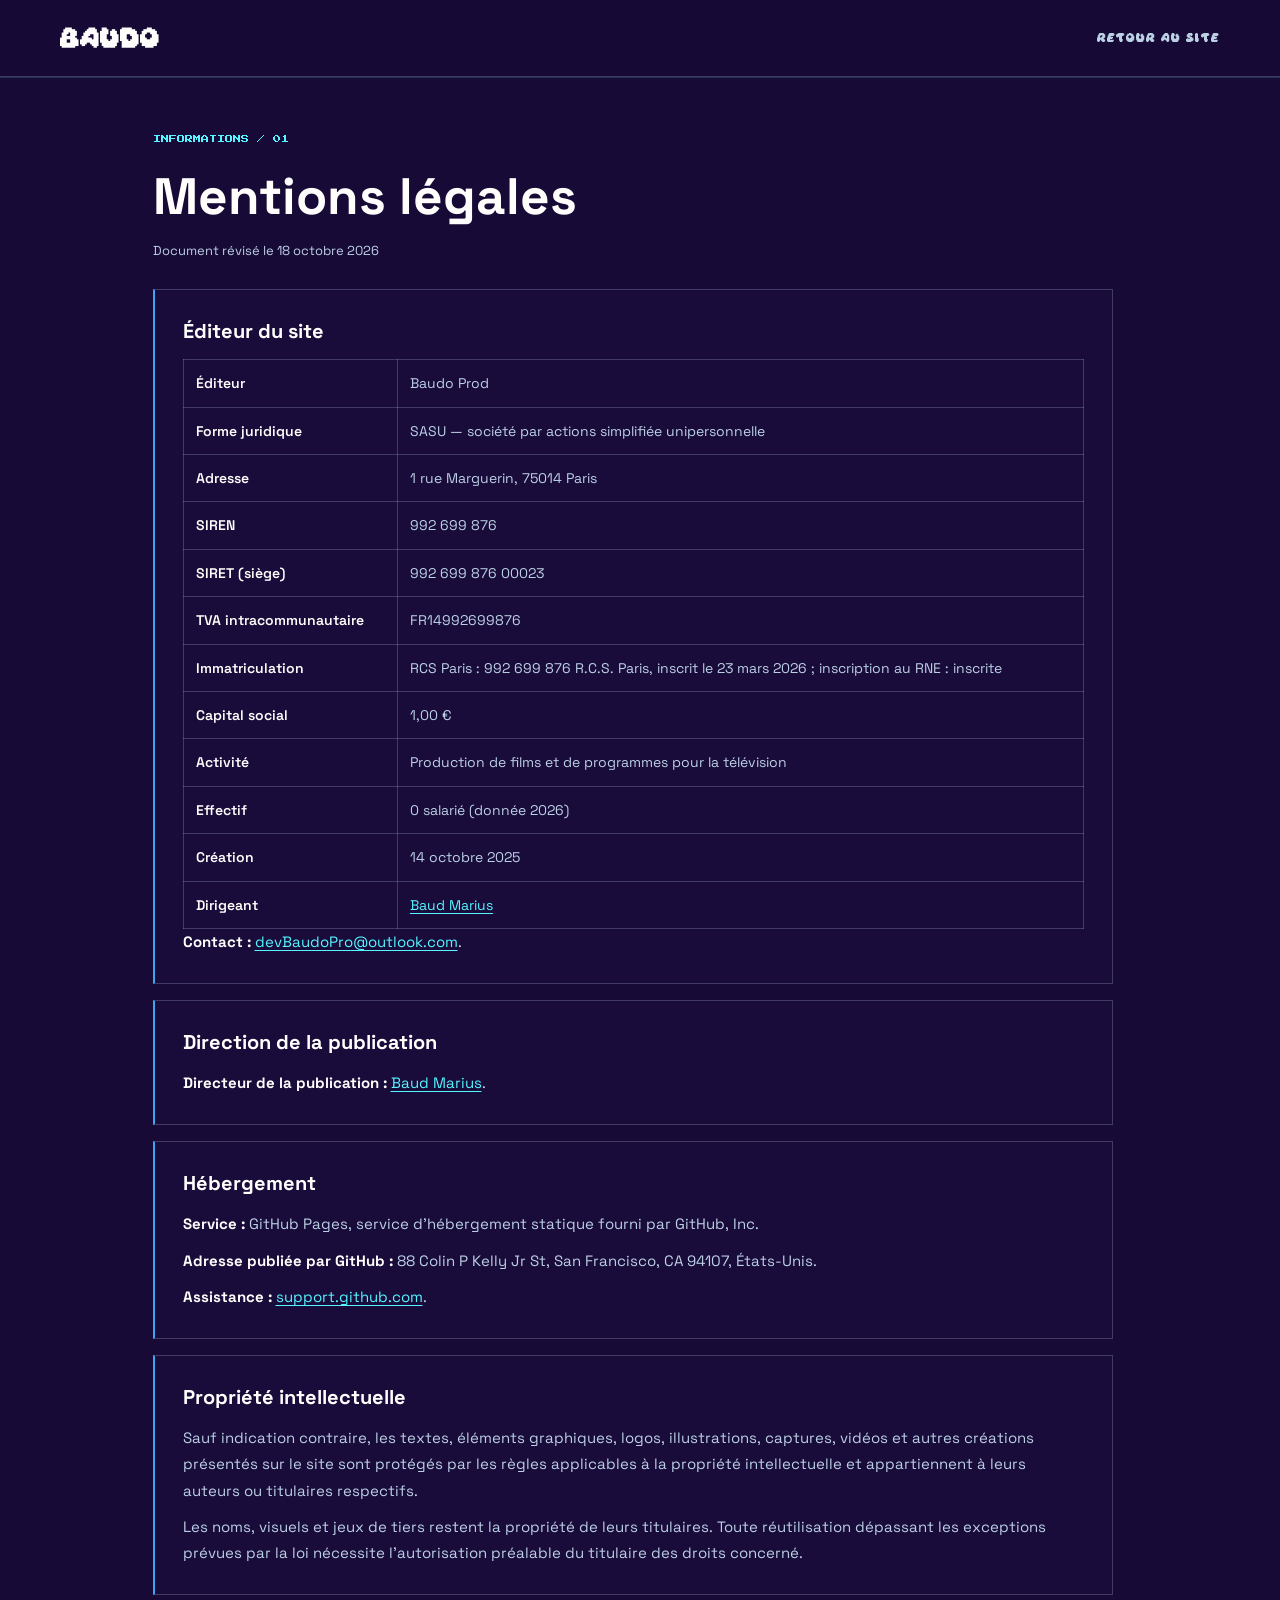
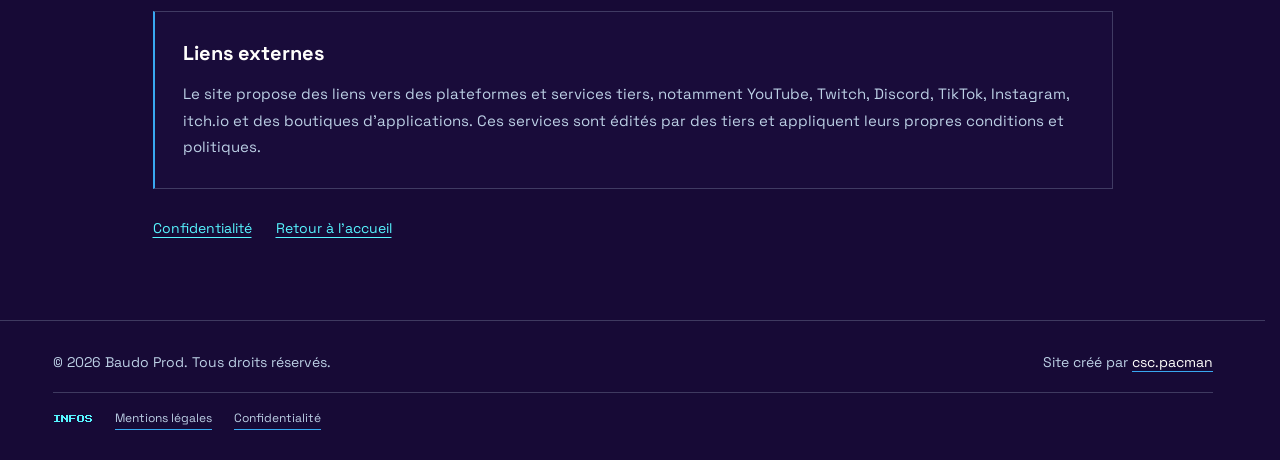
<file: mentions-legales.html>
<!DOCTYPE html>
<html lang="fr">
<head>
  <meta charset="UTF-8"><meta name="viewport" content="width=device-width, initial-scale=1.0"><meta name="theme-color" content="#170A36">
  <title>Mentions légales | BAUDO</title><meta name="description" content="Mentions légales du site BAUDO.">
  <link rel="canonical" href="https://baudo.fr/mentions-legales.html"><link rel="icon" href="img/Basic/Branding/baudo-site.webp">
  <link rel="preconnect" href="https://fonts.googleapis.com"><link rel="preconnect" href="https://fonts.gstatic.com" crossorigin>
  <link href="https://fonts.googleapis.com/css2?family=Press+Start+2P&family=Space+Grotesk:wght@400;500;600;700&display=swap" rel="stylesheet"><link rel="stylesheet" href="Front-end/style.css">
</head>
<body>
  <a class="skip-link" href="#main">Aller au contenu</a>
  <header class="nav scrolled"><div class="wrap nav-inner"><a href="index.html#home" class="logo" aria-label="BAUDO — Accueil">BAUDO</a><nav aria-label="Navigation principale"><ul class="nav-links"><li><a class="nav-link" href="index.html#home">Retour au site</a></li></ul></nav></div></header>
  <main id="main"><section class="legal-page"><div class="wrap">
    <p class="eyebrow">INFORMATIONS / 01</p><h1 class="legal-title">Mentions légales</h1><p class="legal-updated">Document révisé le <time datetime="2026-10-18">18 octobre 2026</time></p>
    <div class="legal-content">
      <section class="legal-block"><h2>Éditeur du site</h2>
        <div class="legal-table-scroll"><table class="legal-table">
          <tbody>
            <tr><th>Éditeur</th><td>Baudo Prod</td></tr>
            <tr><th>Forme juridique</th><td>SASU — société par actions simplifiée unipersonnelle</td></tr>
            <tr><th>Adresse</th><td>1 rue Marguerin, 75014 Paris</td></tr>
            <tr><th>SIREN</th><td>992 699 876</td></tr>
            <tr><th>SIRET (siège)</th><td>992 699 876 00023</td></tr>
            <tr><th>TVA intracommunautaire</th><td>FR14992699876</td></tr>
            <tr><th>Immatriculation</th><td>RCS Paris : 992 699 876 R.C.S. Paris, inscrit le 23 mars 2026 ; inscription au RNE : inscrite</td></tr>
            <tr><th>Capital social</th><td>1,00 €</td></tr>
            <tr><th>Activité</th><td>Production de films et de programmes pour la télévision</td></tr>
            <tr><th>Effectif</th><td>0 salarié (donnée 2026)</td></tr>
            <tr><th>Création</th><td>14 octobre 2025</td></tr>
            <tr><th>Dirigeant</th><td><a href="https://www.pappers.fr/dirigeant/marius_baud_2007-10" target="_blank" rel="noopener noreferrer">Baud Marius</a></td></tr>
          </tbody>
        </table></div>
        <p><strong>Contact :</strong> <a href="mailto:devBaudoPro@outlook.com">devBaudoPro@outlook.com</a>.</p>
      </section>
      <section class="legal-block"><h2>Direction de la publication</h2>
        <p><strong>Directeur de la publication :</strong> <a href="https://cscpacman.fr/" target="_blank" rel="noopener noreferrer">Baud Marius</a>.</p>
      </section>
      <section class="legal-block"><h2>Hébergement</h2>
        <p><strong>Service :</strong> GitHub Pages, service d’hébergement statique fourni par GitHub, Inc.</p>
        <p><strong>Adresse publiée par GitHub :</strong> 88 Colin P Kelly Jr St, San Francisco, CA 94107, États-Unis.</p>
        <p><strong>Assistance :</strong> <a href="https://support.github.com/" target="_blank" rel="noopener noreferrer">support.github.com</a>.</p>
      </section>
      <section class="legal-block"><h2>Propriété intellectuelle</h2>
        <p>Sauf indication contraire, les textes, éléments graphiques, logos, illustrations, captures, vidéos et autres créations présentés sur le site sont protégés par les règles applicables à la propriété intellectuelle et appartiennent à leurs auteurs ou titulaires respectifs.</p>
        <p>Les noms, visuels et jeux de tiers restent la propriété de leurs titulaires. Toute réutilisation dépassant les exceptions prévues par la loi nécessite l’autorisation préalable du titulaire des droits concerné.</p>
      </section>
      <section class="legal-block"><h2>Liens externes</h2><p>Le site propose des liens vers des plateformes et services tiers, notamment YouTube, Twitch, Discord, TikTok, Instagram, itch.io et des boutiques d’applications. Ces services sont édités par des tiers et appliquent leurs propres conditions et politiques.</p></section>
    </div>
    <nav class="legal-page-nav" aria-label="Autres informations juridiques"><a href="politique-confidentialite.html">Confidentialité</a><a href="index.html#home">Retour à l’accueil</a></nav>
  </div></section></main>
  <footer><div class="wrap"><div class="foot"><p>© 2026 Baudo Prod. Tous droits réservés.</p><p>Site créé par <a href="https://cscpacman.fr/" target="_blank" rel="noopener noreferrer">csc.pacman</a></p></div><nav class="footer-legal-nav" aria-label="Informations juridiques"><span>INFOS</span><a href="mentions-legales.html">Mentions légales</a><a href="politique-confidentialite.html">Confidentialité</a></nav></div></footer>
</body>
</html>
</file>
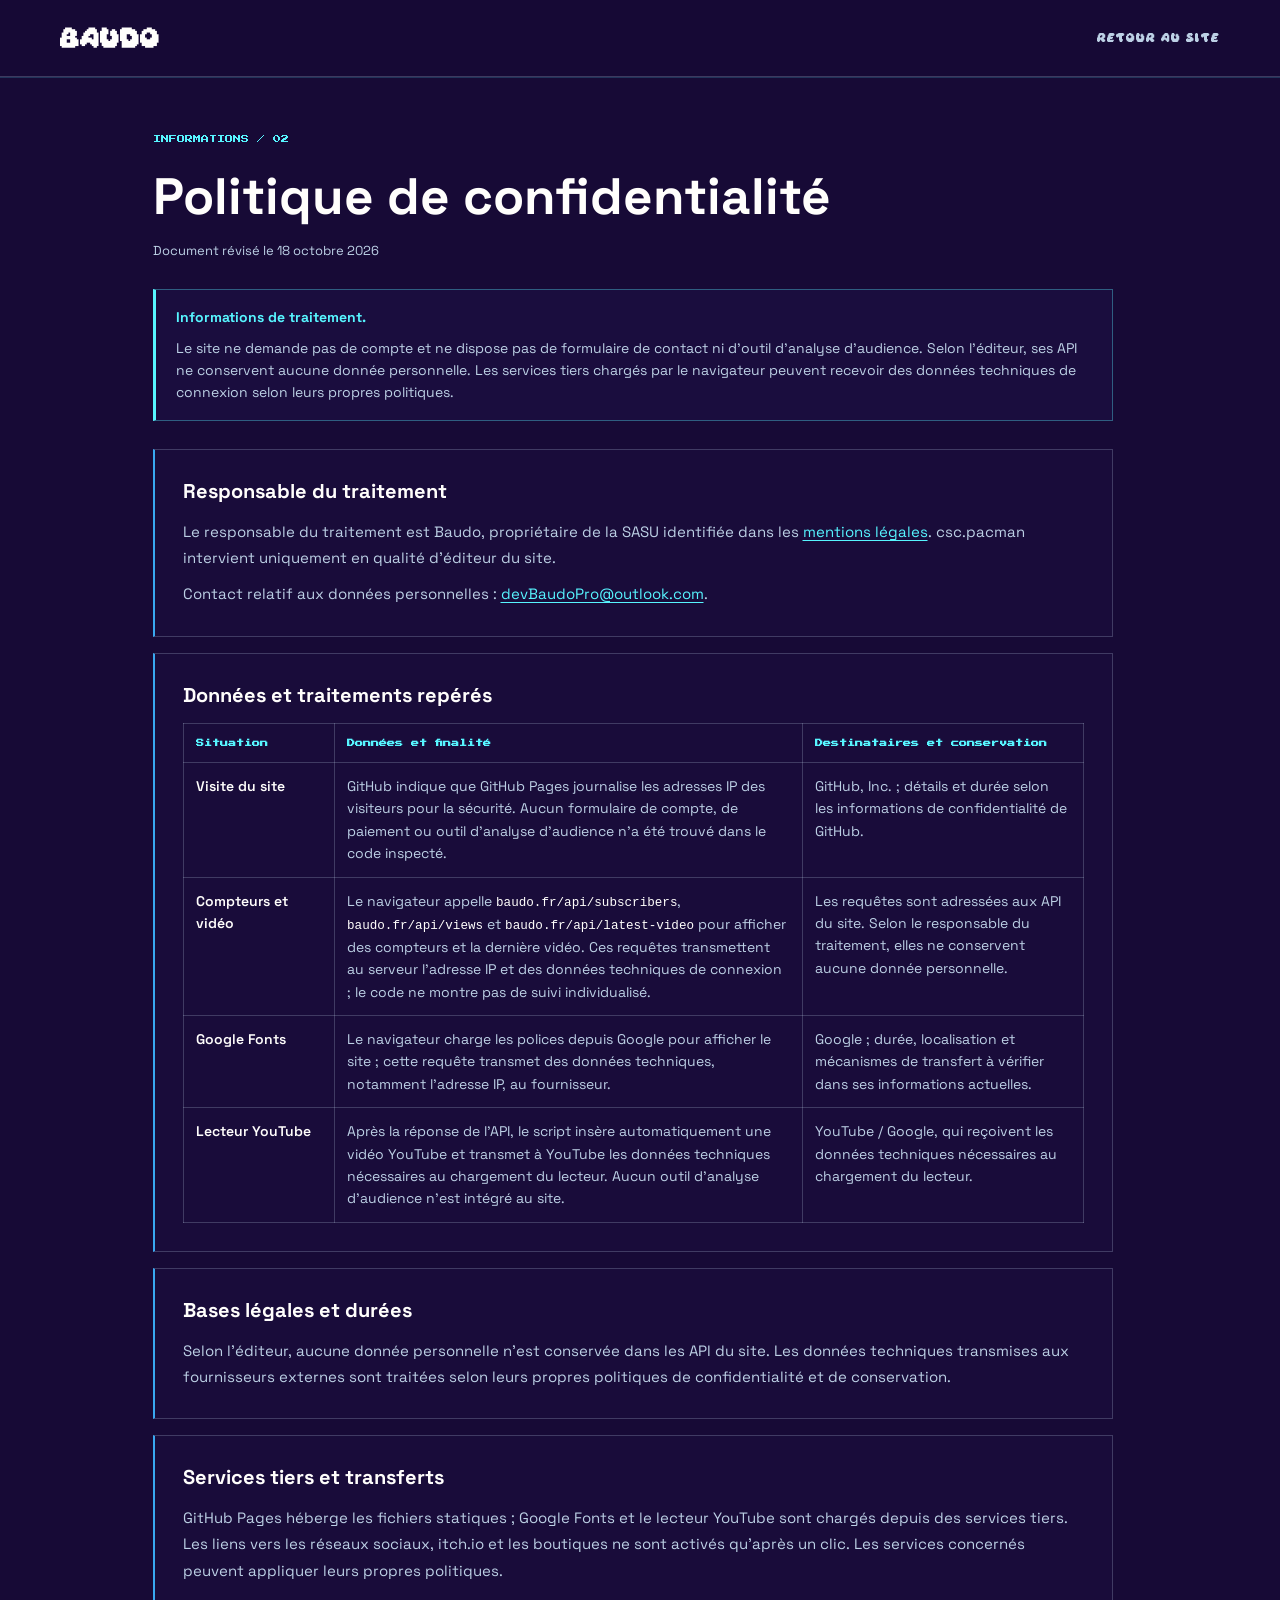
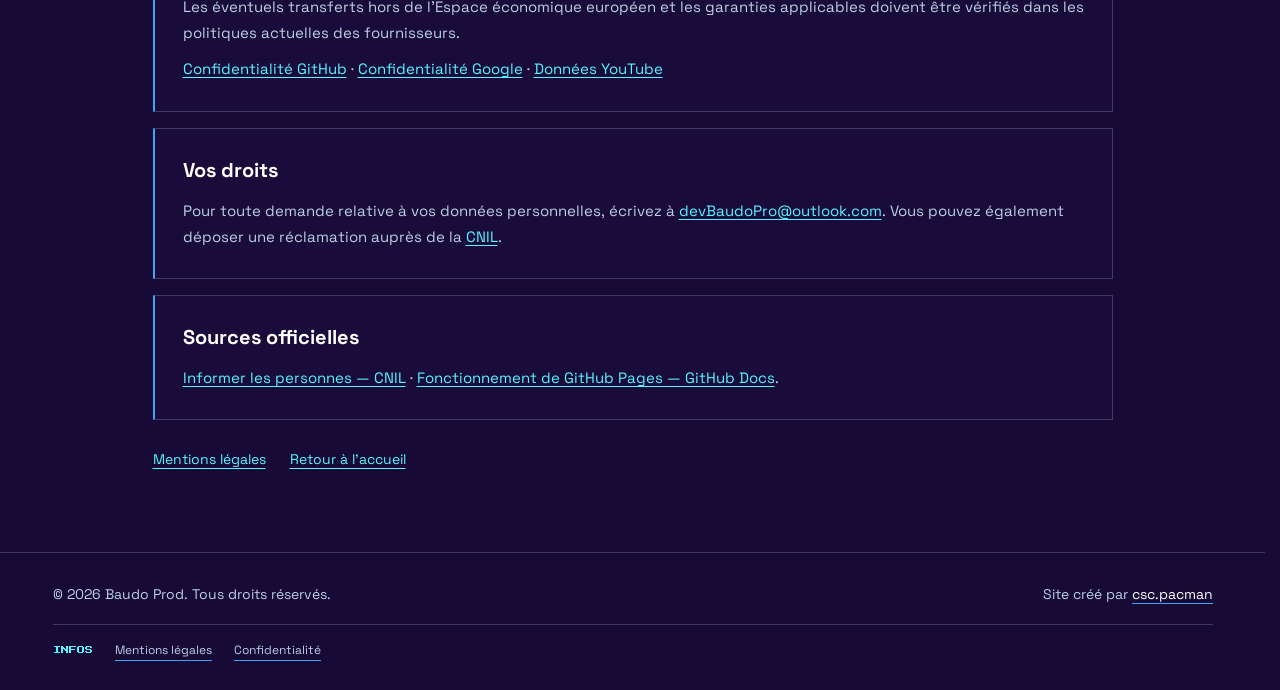
<file: politique-confidentialite.html>
<!DOCTYPE html>
<html lang="fr">
<head>
  <meta charset="UTF-8"><meta name="viewport" content="width=device-width, initial-scale=1.0"><meta name="theme-color" content="#170A36">
  <title>Politique de confidentialité | Baudo</title><meta name="description" content="Informations sur les données personnelles et les services tiers utilisés par le site BAUDO.">
  <link rel="canonical" href="https://baudo.fr/politique-confidentialite.html"><link rel="icon" href="img/Basic/Branding/baudo-site.webp">
  <link rel="preconnect" href="https://fonts.googleapis.com"><link rel="preconnect" href="https://fonts.gstatic.com" crossorigin>
  <link href="https://fonts.googleapis.com/css2?family=Press+Start+2P&family=Space+Grotesk:wght@400;500;600;700&display=swap" rel="stylesheet"><link rel="stylesheet" href="Front-end/style.css">
</head>
<body>
  <a class="skip-link" href="#main">Aller au contenu</a>
  <header class="nav scrolled"><div class="wrap nav-inner"><a href="index.html#home" class="logo" aria-label="BAUDO — Accueil">BAUDO</a><nav aria-label="Navigation principale"><ul class="nav-links"><li><a class="nav-link" href="index.html#home">Retour au site</a></li></ul></nav></div></header>
  <main id="main"><section class="legal-page"><div class="wrap">
    <p class="eyebrow">INFORMATIONS / 02</p><h1 class="legal-title">Politique de confidentialité</h1><p class="legal-updated">Document révisé le <time datetime="2026-10-18">18 octobre 2026</time></p>
    <aside class="legal-notice" role="note"><strong>Informations de traitement.</strong><span>Le site ne demande pas de compte et ne dispose pas de formulaire de contact ni d’outil d’analyse d’audience. Selon l’éditeur, ses API ne conservent aucune donnée personnelle. Les services tiers chargés par le navigateur peuvent recevoir des données techniques de connexion selon leurs propres politiques.</span></aside>
    <div class="legal-content">
      <section class="legal-block"><h2>Responsable du traitement</h2>
        <p>Le responsable du traitement est Baudo, propriétaire de la SASU identifiée dans les <a href="mentions-legales.html">mentions légales</a>. csc.pacman intervient uniquement en qualité d’éditeur du site.</p>
        <p>Contact relatif aux données personnelles : <a href="mailto:devBaudoPro@outlook.com">devBaudoPro@outlook.com</a>.</p>
      </section>
      <section class="legal-block"><h2>Données et traitements repérés</h2>
        <div class="legal-table-scroll"><table class="legal-table">
          <thead><tr><th>Situation</th><th>Données et finalité</th><th>Destinataires et conservation</th></tr></thead>
          <tbody>
            <tr><th>Visite du site</th><td>GitHub indique que GitHub Pages journalise les adresses IP des visiteurs pour la sécurité. Aucun formulaire de compte, de paiement ou outil d’analyse d’audience n’a été trouvé dans le code inspecté.</td><td>GitHub, Inc. ; détails et durée selon les informations de confidentialité de GitHub.</td></tr>
            <tr><th>Compteurs et vidéo</th><td>Le navigateur appelle <code>baudo.fr/api/subscribers</code>, <code>baudo.fr/api/views</code> et <code>baudo.fr/api/latest-video</code> pour afficher des compteurs et la dernière vidéo. Ces requêtes transmettent au serveur l’adresse IP et des données techniques de connexion ; le code ne montre pas de suivi individualisé.</td><td>Les requêtes sont adressées aux API du site. Selon le responsable du traitement, elles ne conservent aucune donnée personnelle.</td></tr>
            <tr><th>Google Fonts</th><td>Le navigateur charge les polices depuis Google pour afficher le site ; cette requête transmet des données techniques, notamment l’adresse IP, au fournisseur.</td><td>Google ; durée, localisation et mécanismes de transfert à vérifier dans ses informations actuelles.</td></tr>
            <tr><th>Lecteur YouTube</th><td>Après la réponse de l’API, le script insère automatiquement une vidéo YouTube et transmet à YouTube les données techniques nécessaires au chargement du lecteur. Aucun outil d’analyse d’audience n’est intégré au site.</td><td>YouTube / Google, qui reçoivent les données techniques nécessaires au chargement du lecteur.</td></tr>
          </tbody>
        </table></div>
      </section>
      <section class="legal-block"><h2>Bases légales et durées</h2><p>Selon l’éditeur, aucune donnée personnelle n’est conservée dans les API du site. Les données techniques transmises aux fournisseurs externes sont traitées selon leurs propres politiques de confidentialité et de conservation.</p></section>
      <section class="legal-block"><h2>Services tiers et transferts</h2>
        <p>GitHub Pages héberge les fichiers statiques ; Google Fonts et le lecteur YouTube sont chargés depuis des services tiers. Les liens vers les réseaux sociaux, itch.io et les boutiques ne sont activés qu’après un clic. Les services concernés peuvent appliquer leurs propres politiques.</p>
        <p>Les éventuels transferts hors de l’Espace économique européen et les garanties applicables doivent être vérifiés dans les politiques actuelles des fournisseurs.</p>
        <p><a href="https://docs.github.com/en/site-policy/privacy-policies/github-general-privacy-statement" target="_blank" rel="noopener noreferrer">Confidentialité GitHub</a> · <a href="https://policies.google.com/privacy?hl=fr" target="_blank" rel="noopener noreferrer">Confidentialité Google</a> · <a href="https://www.youtube.com/howyoutubeworks/our-commitments/protecting-user-data/" target="_blank" rel="noopener noreferrer">Données YouTube</a></p>
      </section>
      <section class="legal-block"><h2>Vos droits</h2><p>Pour toute demande relative à vos données personnelles, écrivez à <a href="mailto:devBaudoPro@outlook.com">devBaudoPro@outlook.com</a>. Vous pouvez également déposer une réclamation auprès de la <a href="https://www.cnil.fr/fr/plaintes" target="_blank" rel="noopener noreferrer">CNIL</a>.</p></section>
      <section class="legal-block"><h2>Sources officielles</h2><p><a href="https://www.cnil.fr/fr/informer-les-personnes" target="_blank" rel="noopener noreferrer">Informer les personnes — CNIL</a> · <a href="https://docs.github.com/en/pages/getting-started-with-github-pages/what-is-github-pages" target="_blank" rel="noopener noreferrer">Fonctionnement de GitHub Pages — GitHub Docs</a>.</p></section>
    </div>
    <nav class="legal-page-nav" aria-label="Autres informations juridiques"><a href="mentions-legales.html">Mentions légales</a><a href="index.html#home">Retour à l’accueil</a></nav>
  </div></section></main>
  <footer><div class="wrap"><div class="foot"><p>© 2026 Baudo Prod. Tous droits réservés.</p><p>Site créé par <a href="https://cscpacman.fr/" target="_blank" rel="noopener noreferrer">csc.pacman</a></p></div><nav class="footer-legal-nav" aria-label="Informations juridiques"><span>INFOS</span><a href="mentions-legales.html">Mentions légales</a><a href="politique-confidentialite.html">Confidentialité</a></nav></div></footer>
</body>
</html>
</file>
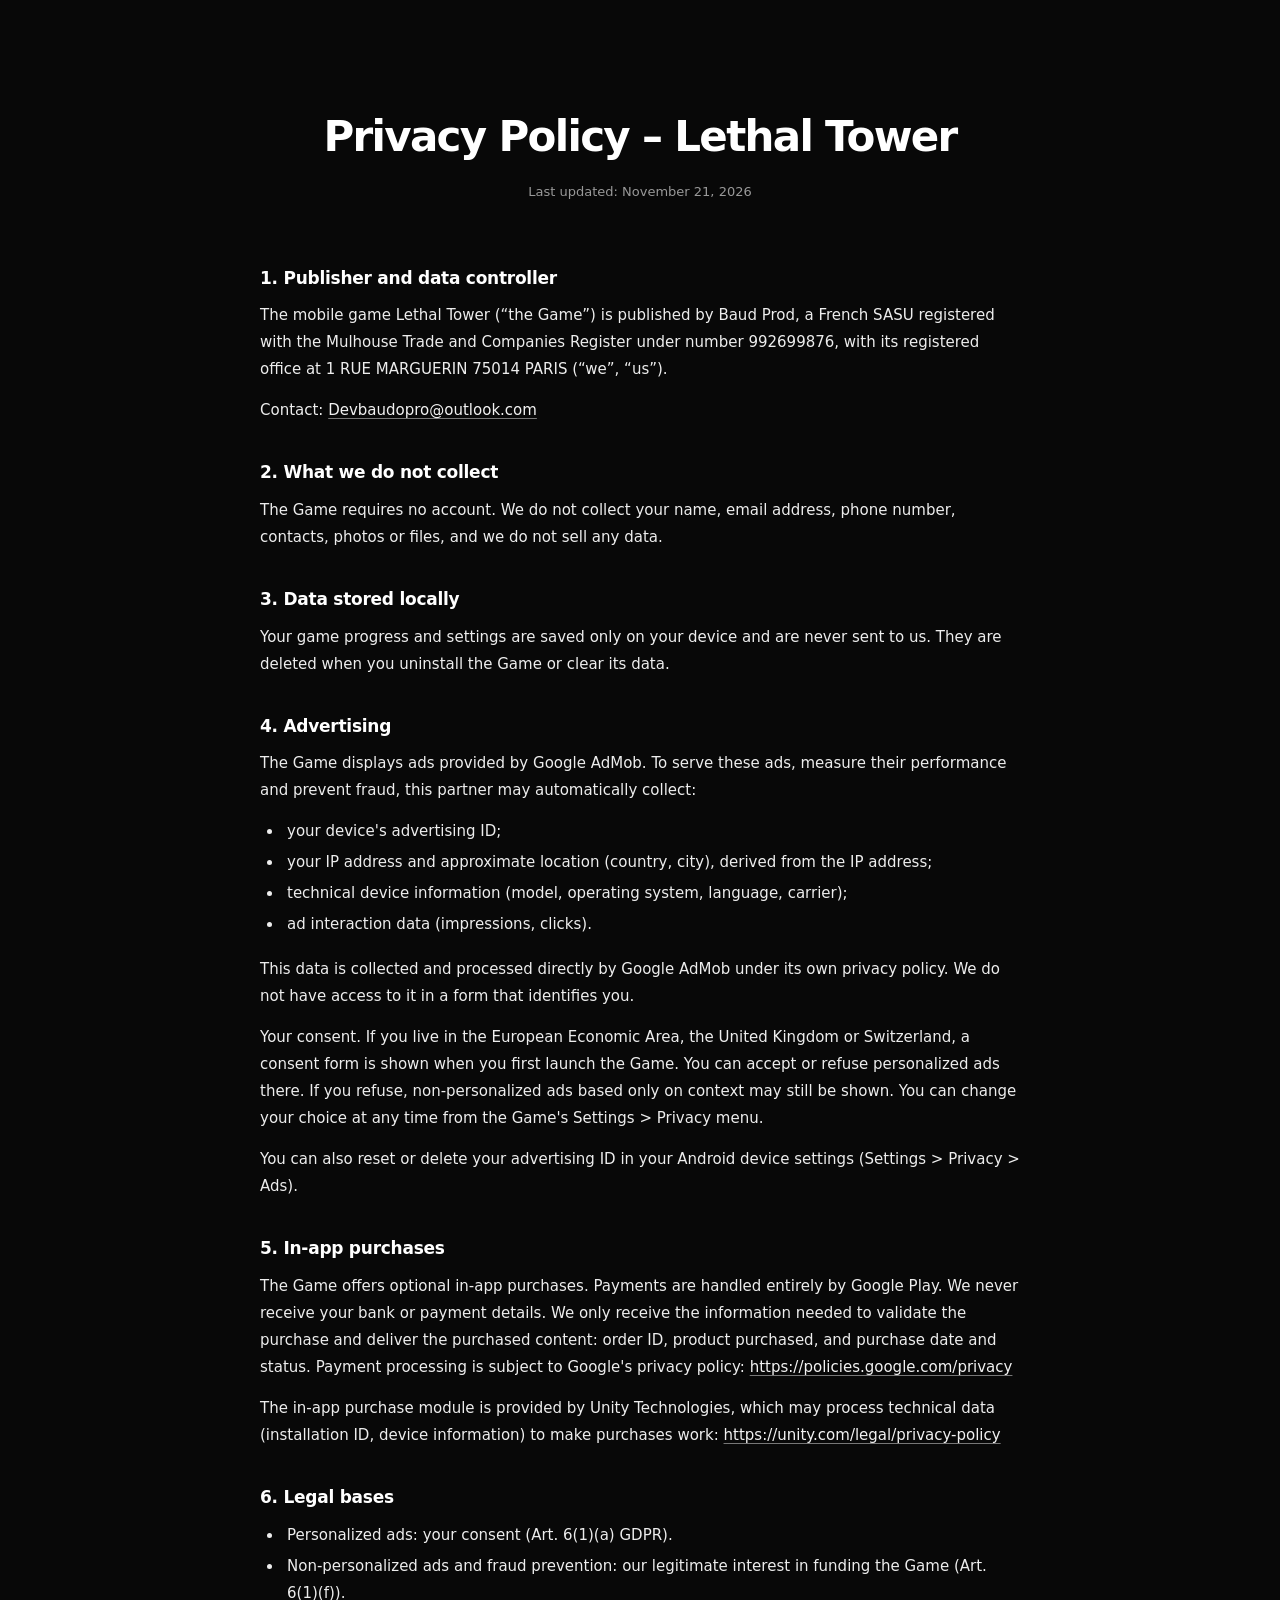
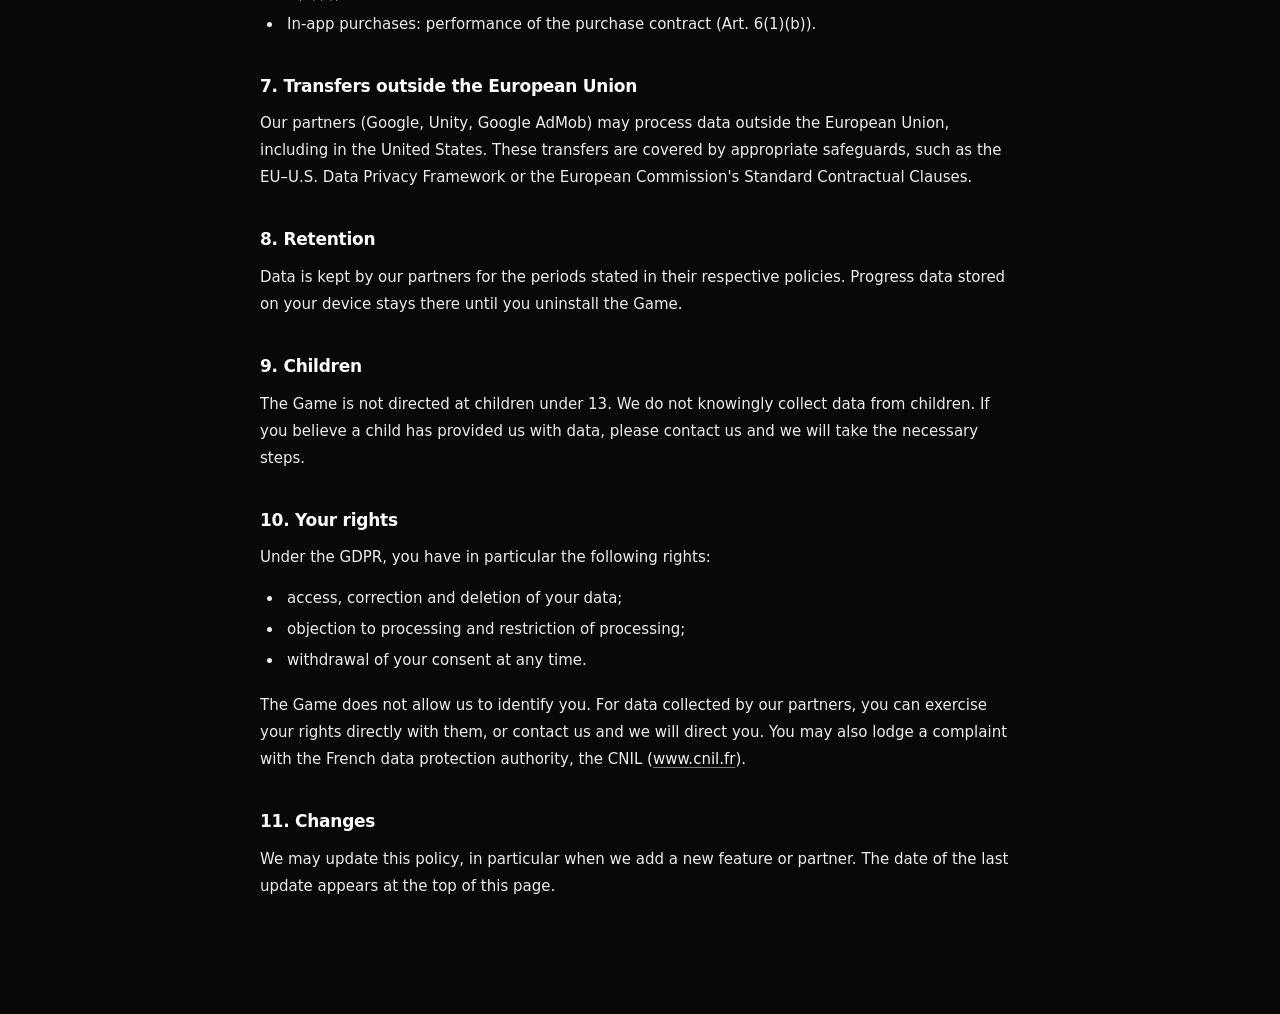
<file: lethal-tower/privacy-policy.html>
<!DOCTYPE html>
<html lang="en">
<head>
  <meta charset="UTF-8">
  <meta name="viewport" content="width=device-width, initial-scale=1.0">
  <meta name="robots" content="noindex, nofollow, noarchive, nosnippet">
  <meta name="googlebot" content="noindex, nofollow, noarchive, nosnippet">
  <meta name="referrer" content="strict-origin-when-cross-origin">
  <title>Privacy Policy – Lethal Tower</title>
  <style>
    :root { color-scheme: dark; }
    *, *::before, *::after { box-sizing: border-box; }
    html { background: #080808; }
    body { margin: 0; min-height: 100vh; background: #080808; color: #ededed; font-family: system-ui, -apple-system, BlinkMacSystemFont, "Segoe UI", Arial, sans-serif; font-size: 15px; line-height: 1.8; -webkit-font-smoothing: antialiased; }
    main { width: min(100% - 40px, 760px); margin: 0 auto; padding: clamp(64px, 10vw, 112px) 0 100px; }
    header { text-align: center; margin-bottom: 62px; }
    h1 { margin: 0; font-size: clamp(30px, 5vw, 42px); line-height: 1.2; font-weight: 650; letter-spacing: -0.04em; color: #fff; }
    .updated { margin: 18px 0 0; color: #999; font-size: 13px; }
    section { margin-top: 36px; }
    h2 { margin: 0 0 12px; color: #fff; font-size: 17px; line-height: 1.45; font-weight: 650; letter-spacing: -0.015em; }
    p { margin: 0 0 14px; }
    ul { padding-left: 23px; margin: 10px 0 18px; }
    li { padding-left: 4px; margin: 4px 0; }
    a { color: #f2f2f2; text-decoration: underline; text-decoration-color: #777; text-underline-offset: 3px; overflow-wrap: anywhere; }
    a:hover, a:focus-visible { text-decoration-color: #fff; }
    .placeholder { color: #e6c98d; }
    @media (max-width: 600px) { body { font-size: 14px; line-height: 1.75; } main { width: min(100% - 36px, 760px); padding-top: 64px; padding-bottom: 72px; } header { margin-bottom: 48px; } section { margin-top: 30px; } h2 { font-size: 16px; } }
  </style>
</head>
<body>
  <main>
    <header>
      <h1>Privacy Policy – Lethal Tower</h1>
      <p class="updated">Last updated: November 21, 2026</p>
    </header>

    <section>
      <h2>1. Publisher and data controller</h2>
      <p>The mobile game Lethal Tower (“the Game”) is published by Baud Prod, a French SASU registered with the Mulhouse Trade and Companies Register under number 992699876, with its registered office at 1 RUE MARGUERIN 75014 PARIS (“we”, “us”).</p>
      <p>Contact: <a href="mailto:Devbaudopro@outlook.com">Devbaudopro@outlook.com</a></p>
    </section>

    <section>
      <h2>2. What we do not collect</h2>
      <p>The Game requires no account. We do not collect your name, email address, phone number, contacts, photos or files, and we do not sell any data.</p>
    </section>

    <section>
      <h2>3. Data stored locally</h2>
      <p>Your game progress and settings are saved only on your device and are never sent to us. They are deleted when you uninstall the Game or clear its data.</p>
    </section>

    <section>
      <h2>4. Advertising</h2>
      <p>The Game displays ads provided by Google AdMob. To serve these ads, measure their performance and prevent fraud, this partner may automatically collect:</p>
      <ul>
        <li>your device's advertising ID;</li>
        <li>your IP address and approximate location (country, city), derived from the IP address;</li>
        <li>technical device information (model, operating system, language, carrier);</li>
        <li>ad interaction data (impressions, clicks).</li>
      </ul>
      <p>This data is collected and processed directly by Google AdMob under its own privacy policy. We do not have access to it in a form that identifies you.</p>
      <p>Your consent. If you live in the European Economic Area, the United Kingdom or Switzerland, a consent form is shown when you first launch the Game. You can accept or refuse personalized ads there. If you refuse, non-personalized ads based only on context may still be shown. You can change your choice at any time from the Game's Settings &gt; Privacy menu.</p>
      <p>You can also reset or delete your advertising ID in your Android device settings (Settings &gt; Privacy &gt; Ads).</p>
    </section>

    <section>
      <h2>5. In-app purchases</h2>
      <p>The Game offers optional in-app purchases. Payments are handled entirely by Google Play. We never receive your bank or payment details. We only receive the information needed to validate the purchase and deliver the purchased content: order ID, product purchased, and purchase date and status. Payment processing is subject to Google's privacy policy: <a href="https://policies.google.com/privacy" rel="noopener noreferrer">https://policies.google.com/privacy</a></p>
      <p>The in-app purchase module is provided by Unity Technologies, which may process technical data (installation ID, device information) to make purchases work: <a href="https://unity.com/legal/privacy-policy" rel="noopener noreferrer">https://unity.com/legal/privacy-policy</a></p>
    </section>

    <section>
      <h2>6. Legal bases</h2>
      <ul>
        <li>Personalized ads: your consent (Art. 6(1)(a) GDPR).</li>
        <li>Non-personalized ads and fraud prevention: our legitimate interest in funding the Game (Art. 6(1)(f)).</li>
        <li>In-app purchases: performance of the purchase contract (Art. 6(1)(b)).</li>
      </ul>
    </section>

    <section>
      <h2>7. Transfers outside the European Union</h2>
      <p>Our partners (Google, Unity, Google AdMob) may process data outside the European Union, including in the United States. These transfers are covered by appropriate safeguards, such as the EU–U.S. Data Privacy Framework or the European Commission's Standard Contractual Clauses.</p>
    </section>

    <section>
      <h2>8. Retention</h2>
      <p>Data is kept by our partners for the periods stated in their respective policies. Progress data stored on your device stays there until you uninstall the Game.</p>
    </section>

    <section>
      <h2>9. Children</h2>
      <p>The Game is not directed at children under 13. We do not knowingly collect data from children. If you believe a child has provided us with data, please contact us and we will take the necessary steps.</p>
    </section>

    <section>
      <h2>10. Your rights</h2>
      <p>Under the GDPR, you have in particular the following rights:</p>
      <ul>
        <li>access, correction and deletion of your data;</li>
        <li>objection to processing and restriction of processing;</li>
        <li>withdrawal of your consent at any time.</li>
      </ul>
      <p>The Game does not allow us to identify you. For data collected by our partners, you can exercise your rights directly with them, or contact us and we will direct you. You may also lodge a complaint with the French data protection authority, the CNIL (<a href="https://www.cnil.fr" rel="noopener noreferrer">www.cnil.fr</a>).</p>
    </section>

    <section>
      <h2>11. Changes</h2>
      <p>We may update this policy, in particular when we add a new feature or partner. The date of the last update appears at the top of this page.</p>
    </section>
  </main>
</body>
</html>
</file>
<file: Front-end/style.css>
@font-face {
  font-family: "Daydream";
  src: url("../font/Daydream%20DEMO.otf") format("opentype");
  font-style: normal;
  font-weight: 400;
  font-display: swap;
}

:root {
  --game-accent: var(--cyan);
  --night: #170A36;
  --night-2: #1D0F42;
  --navy: #004FA0;
  --blue: #39A8F0;
  --mist: #BCD0E5;
  --white: #FFFEFC;
  --cyan: #57F5FF;
  --line: rgba(188, 208, 229, 0.24);
  --line-strong: rgba(87, 245, 255, 0.55);
  --font-daydream: "Daydream", "Trebuchet MS", sans-serif;
  --font-pixel: "Press Start 2P", "Courier New", monospace;
  --font-body: "Space Grotesk", system-ui, -apple-system, BlinkMacSystemFont, "Segoe UI", sans-serif;
  --radius: 3px;
  --wrap: 1160px;
}

*,
*::before,
*::after {
  box-sizing: border-box;
  margin: 0;
  padding: 0;
}

html {
  scroll-behavior: smooth;
  scroll-padding-top: 84px;
  scrollbar-gutter: stable;
}

body {
  min-width: 320px;
  background: var(--night);
  color: var(--white);
  font-family: var(--font-body);
  font-size: 16px;
  line-height: 1.65;
  overflow-x: hidden;
}

body.menu-open { overflow: hidden; }

img {
  display: block;
  max-width: 100%;
}

a {
  color: inherit;
  text-decoration: none;
}

button,
a {
  -webkit-tap-highlight-color: transparent;
}

ul { list-style: none; }

::selection {
  background: var(--cyan);
  color: var(--night);
}

:focus-visible {
  outline: 2px solid var(--cyan);
  outline-offset: 4px;
}

.wrap {
  width: min(var(--wrap), calc(100% - 48px));
  margin-inline: auto;
}

.skip-link {
  position: fixed;
  top: 12px;
  left: 12px;
  z-index: 100;
  padding: 12px 16px;
  background: var(--cyan);
  color: var(--night);
  font-family: var(--font-body);
  font-size: 8px;
  transform: translateY(-160%);
  transition: transform 0.15s ease;
}

.skip-link:focus { transform: translateY(0); }

/* Navigation */

.nav {
  position: fixed;
  inset: 0 0 auto;
  z-index: 50;
  border-bottom: 1px solid transparent;
  transition: background 0.18s ease, border-color 0.18s ease;
}

.nav.scrolled {
  background: rgba(23, 10, 54, 0.96);
  border-color: var(--line);
}

.nav-inner {
  min-height: 76px;
  display: flex;
  align-items: center;
  justify-content: space-between;
  gap: 32px;
}

.logo {
  color: var(--white);
  font-family: var(--font-body);
  font-size: 16px;
  line-height: 1;
  letter-spacing: 0;
  white-space: nowrap;
}

.logo:hover { color: var(--cyan); }

.nav-links {
  display: flex;
  align-items: center;
  gap: 28px;
}

.nav-links a {
  position: relative;
  display: inline-flex;
  align-items: center;
  min-height: 44px;
  color: var(--mist);
  font-family: var(--font-body);
  font-size: 8px;
  line-height: 1.5;
  transition: color 0.15s ease;
}

.nav-links a::after {
  content: "";
  position: absolute;
  left: 0;
  right: 0;
  bottom: 7px;
  height: 2px;
  background: var(--cyan);
  transform: scaleX(0);
  transform-origin: left;
  transition: transform 0.15s ease;
}

.nav-links a:hover,
.nav-links a.active {
  color: var(--white);
}

.nav-links a:hover::after,
.nav-links a.active::after {
  transform: scaleX(1);
}

.menu-btn {
  display: none;
  width: 44px;
  height: 44px;
  border: 1px solid var(--line);
  border-radius: var(--radius);
  background: transparent;
  cursor: pointer;
  align-items: center;
  justify-content: center;
  flex-direction: column;
  gap: 5px;
}

.menu-btn span {
  width: 18px;
  height: 2px;
  background: var(--white);
}

/* Hero */

.hero {
  position: relative;
  min-height: clamp(760px, 92svh, 980px);
  display: flex;
  align-items: center;
  isolation: isolate;
  background:
    linear-gradient(90deg, rgba(15, 15, 26, 0.86) 0%, rgba(15, 15, 26, 0.62) 43%, rgba(15, 15, 26, 0.32) 100%),
    linear-gradient(rgba(15, 15, 26, 0.12), rgba(15, 15, 26, 0.12)),
    url("../img/Basic/Banner/Banner-Baudo.webp") center / cover no-repeat;
  background-attachment: scroll, scroll, fixed;
}

.hero::after {
  content: "";
  position: absolute;
  inset: 0;
  z-index: -1;
  background-image:
    linear-gradient(rgba(87, 245, 255, 0.035) 1px, transparent 1px),
    linear-gradient(90deg, rgba(87, 245, 255, 0.035) 1px, transparent 1px);
  background-size: 44px 44px;
  mask-image: linear-gradient(to right, black 0%, transparent 68%);
  pointer-events: none;
}

.hero-inner {
  position: relative;
  display: grid;
  grid-template-columns: minmax(0, 1fr) 184px;
  align-items: center;
  gap: clamp(28px, 5vw, 70px);
  padding-block: 104px 62px;
}

.hero-copy { min-width: 0; max-width: 760px; }
.hero-copy .lead {
  max-width: 560px;
  margin-top: 22px;
  color: var(--white);
  font-size: 17px;
  line-height: 1.65;
}
.hero-profile { position: relative; z-index: 1; width: 100%; justify-self: end; text-align: center; transform: translateY(16px); }
.profile-orbit { position: relative; width: min(100%, 164px); aspect-ratio: 1; margin-inline: auto; padding: 8px; border: 2px solid var(--cyan); border-radius: 12px 3px 12px 3px; background: rgba(23,10,54,.88); box-shadow: 7px 7px 0 rgba(87,245,255,.18); transform: rotate(2deg); }
.profile-orbit::before { content: ""; position: absolute; top: -8px; right: -8px; width: 28px; height: 28px; border-top: 2px solid var(--white); border-right: 2px solid var(--white); }
.profile-orbit img { width: 100%; height: 100%; object-fit: cover; border-radius: 7px 2px 7px 2px; }
.profile-tag { display: inline-flex; flex-direction: column; gap: 5px; margin-top: 18px; padding: 9px 13px; color: var(--white); background: var(--night); border-left: 2px solid var(--cyan); text-align: left; font-family: var(--font-body); font-size: 8px; letter-spacing: .06em; }
.profile-tag span { color: var(--mist); font-size: 7px; }

.eyebrow {
  margin-bottom: 20px;
  color: var(--cyan);
  font-family: var(--font-body);
  font-size: 8px;
  line-height: 1.7;
  letter-spacing: 0.02em;
}

.hero h1 {
  max-width: 740px;
  font-family: var(--font-body);
  font-size: clamp(38px, 4.4vw, 58px);
  font-weight: 400;
  line-height: 1.22;
  letter-spacing: 0;
  text-wrap: balance;
}

.hero h1 span { color: var(--cyan); }
.hero-philosophy { margin-top: 10px; color: var(--game-accent); font-family: var(--font-body); font-size: 8px; letter-spacing: .06em; }

.lead {
  max-width: 560px;
  margin-top: 22px;
  color: var(--white);
  font-size: 17px;
  line-height: 1.65;
}

.hero-actions {
  display: flex;
  flex-wrap: wrap;
  gap: 12px;
  margin-top: 26px;
}

.btn {
  display: inline-flex;
  min-height: 48px;
  align-items: center;
  justify-content: center;
  padding: 12px 20px;
  border: 2px solid var(--white);
  border-radius: var(--radius);
  font-family: var(--font-body);
  font-size: 8px;
  line-height: 1.5;
  transition: background 0.15s ease, color 0.15s ease, border-color 0.15s ease, transform 0.15s ease;
}

.btn:hover { transform: translate(-2px, -2px); }

.btn-solid {
  background: var(--white);
  color: var(--night);
  box-shadow: 4px 4px 0 var(--blue);
}

.btn-solid:hover {
  background: var(--cyan);
  border-color: var(--cyan);
  box-shadow: 4px 4px 0 var(--white);
}

.btn-line {
  background: var(--night);
  color: var(--white);
}

.btn-line:hover {
  background: var(--blue);
  border-color: var(--blue);
  color: var(--white);
}
.btn-line .icon-youtube-cursor { margin-left: 8px; }

.stats {
  display: grid;
  grid-template-columns: repeat(4, minmax(0, 1fr));
  margin-top: 44px;
  border-top: 1px solid var(--line);
  border-bottom: 1px solid var(--line);
}

.stat {
  min-height: 106px;
  padding: 20px 18px 18px 0;
  border-right: 1px solid var(--line);
}

.stat:not(:first-child) { padding-left: 24px; }
.stat:last-child { border-right: 0; }

.stat dt {
  color: var(--mist);
  font-family: var(--font-body);
  font-size: 8px;
  line-height: 1.7;
}

.stat dd {
  margin-top: 12px;
  color: var(--white);
  font-family: var(--font-pixel);
  font-size: 20px;
  font-weight: 400;
  line-height: 1.35;
}

.scroll-cue {
  position: absolute;
  left: 50%;
  bottom: 24px;
  width: 24px;
  height: 36px;
  border: 2px solid var(--mist);
  border-radius: 12px;
  transform: translateX(-50%);
  opacity: 0.7;
}

.scroll-cue span {
  position: absolute;
  left: 50%;
  top: 7px;
  width: 3px;
  height: 7px;
  background: var(--cyan);
  transform: translateX(-50%);
}

/* Sections */

.section {
  padding-block: 104px;
}

.section.alt {
  background: var(--night-2);
  border-block: 1px solid var(--line);
}

.section-heading {
  max-width: 760px;
  margin-bottom: 48px;
}

.title {
  position: relative;
  padding-left: 20px;
  border-left: 5px solid var(--cyan);
  color: var(--white);
  font-family: var(--font-body);
  font-size: clamp(24px, 4vw, 40px);
  font-weight: 400;
  line-height: 1.35;
  letter-spacing: 0;
}

.section-intro {
  max-width: 660px;
  margin-top: 22px;
  color: var(--mist);
  font-size: 17px;
}

/* Social */
.social-section {
  position: relative;
  overflow: hidden;
  background: radial-gradient(ellipse at 88% 12%, rgba(0,79,160,.06), transparent 34%), var(--night);
}
.social-heading {
  display: grid;
  grid-template-columns: minmax(0, 1fr) minmax(280px, .8fr);
  align-items: end;
  gap: 28px;
  max-width: none;
  margin-bottom: 36px;
}
.social-heading .section-intro { max-width: 460px; margin: 0 0 3px auto; }
.social-grid {
  display: grid;
  grid-template-columns: repeat(3, minmax(0, 1fr));
  gap: 12px;
}
.social {
  position: relative;
  min-height: 132px;
  display: grid;
  grid-template-columns: 48px minmax(0, 1fr) auto;
  align-items: center;
  gap: 14px;
  padding: 18px;
  overflow: hidden;
  color: var(--white);
  background: linear-gradient(180deg, rgba(25,25,45,.56), rgba(15,15,26,.94));
  border: 1px solid rgba(188,208,229,.18);
  border-radius: 3px;
  transition: border-color .18s ease, background .18s ease;
}
.social::before { content: attr(data-index); position: absolute; top: 12px; right: 27px; color: rgba(87,245,255,.42); font-family: var(--font-body); font-size: 7px; }
.social::after { content: ""; position: absolute; right: 14px; bottom: 14px; width: 3px; height: 3px; background: var(--cyan); box-shadow: 5px 0 rgba(87,245,255,.55), 0 5px rgba(87,245,255,.55), 5px 5px rgba(87,245,255,.22); }
.social:hover { border-color: var(--cyan); background: linear-gradient(180deg, rgba(30,30,50,.68), rgba(18,18,31,.96)); }
.social-featured { grid-column: span 2; min-height: 166px; border-color: rgba(87,245,255,.38); box-shadow: inset 3px 0 rgba(87,245,255,.72); background: linear-gradient(180deg, rgba(25,25,45,.56), rgba(15,15,26,.94)); }
.social img { position: relative; z-index: 1; width: 48px; height: 48px; padding: 9px; object-fit: contain; background: rgba(87,245,255,.09); border: 1px solid rgba(87,245,255,.42); border-radius: 8px 2px 8px 2px; }
.social-featured img { width: 56px; height: 56px; padding: 10px; }
.social strong { display: block; font-size: 17px; font-weight: 700; }
.social small { display: block; margin-top: 4px; color: var(--mist); font-size: 13px; }
.social b { color: var(--cyan); font-size: 30px; font-weight: 400; }
.social-featured b { font-size: 34px; }

/* About / latest video */

.about-grid {
  display: grid;
  grid-template-columns: minmax(260px, 0.75fr) minmax(0, 1.25fr);
  gap: 80px;
  align-items: start;
}

.about-copy {
  max-width: 680px;
  padding-top: 4px;
}

.about-copy p {
  color: var(--mist);
  font-size: 17px;
}

.about-copy p + p { margin-top: 18px; }

.about-copy .about-lead {
  color: var(--white);
  font-size: 23px;
  line-height: 1.45;
}

.skill-list {
  display: flex;
  flex-wrap: wrap;
  gap: 8px 20px;
  margin-top: 34px;
  padding-top: 22px;
  border-top: 1px solid var(--line);
}

.skill-list li {
  position: relative;
  padding-left: 16px;
  color: var(--white);
  font-family: var(--font-body);
  font-size: 8px;
  line-height: 2;
}

.skill-list li::before {
  content: "";
  position: absolute;
  left: 0;
  top: 50%;
  width: 6px;
  height: 6px;
  background: var(--cyan);
  transform: translateY(-50%);
}

/* Games — interactive arcade */
.games-heading {
  max-width: none;
  display: flex;
  align-items: flex-end;
  justify-content: space-between;
  gap: 32px;
  margin-bottom: 38px;
}
.games-heading .title { width: fit-content; }
.games-heading .section-intro { max-width: 560px; margin-top: 14px; font-size: 15px; }
.games-heading .text-link { flex: none; margin-bottom: 4px; }
.text-link {
  display: inline-block;
  padding-bottom: 6px;
  border-bottom: 2px solid var(--blue);
  color: var(--white);
  font-family: var(--font-body);
  font-size: 8px;
  line-height: 1.7;
  transition: color .15s ease, border-color .15s ease;
}
.text-link:hover { color: var(--cyan); border-color: var(--cyan); }

.games-section {
  position: relative;
  isolation: isolate;
  overflow: hidden;
  background:
    radial-gradient(ellipse at 90% 30%, color-mix(in srgb, var(--game-accent) 5%, transparent), transparent 48%),
    linear-gradient(180deg, rgba(25,25,45,.18), transparent 58%);
}
.games-section > .wrap { position: relative; z-index: 1; }
main {
  background-image: radial-gradient(ellipse at 88% 48%, color-mix(in srgb, var(--game-accent) 4%, transparent), transparent 52%);
}

.games { display: grid; grid-template-columns: 1fr; gap: 34px; }
.game-detail {
  --detail-line: color-mix(in srgb, var(--game-accent) 45%, var(--line));
  min-width: 0;
  display: grid;
  grid-template-columns: minmax(0, 1.12fr) minmax(340px, .88fr);
  overflow: hidden;
  background: linear-gradient(180deg, rgba(25,25,45,.58), rgba(15,15,26,.96));
  border: 1px solid var(--detail-line);
  box-shadow: 0 20px 80px color-mix(in srgb, var(--game-accent) 7%, transparent);
  transition: border-color .3s ease, box-shadow .3s ease;
}
.game-detail-visual { position: relative; min-width: 0; min-height: 340px; overflow: hidden; background: var(--night-2); }
.game-detail-visual::after {
  content: "";
  position: absolute;
  inset: 52% 0 0;
  background: linear-gradient(transparent, rgba(12,5,30,.44));
  pointer-events: none;
}
.game-detail-visual img {
  width: 100%;
  height: 100%;
  min-height: 340px;
  aspect-ratio: 16 / 10;
  object-fit: cover;
  transition: filter .3s ease;
}
.game-detail.is-changing .game-detail-visual img { animation: arcade-reveal .24s ease-out; }
.game-detail-number,
.game-visual-stamp {
  position: absolute;
  z-index: 1;
  top: 16px;
  padding: 9px 11px;
  color: var(--game-accent);
  background: rgba(17,7,39,.88);
  border: 1px solid color-mix(in srgb, var(--game-accent) 66%, transparent);
  font-family: var(--font-body);
  font-size: 8px;
  line-height: 1.5;
}
.game-detail-number { right: 16px; }
.game-visual-stamp { left: 16px; }
.game-detail-copy {
  display: flex;
  flex-direction: column;
  align-items: flex-start;
  justify-content: center;
  padding: clamp(24px, 3.3vw, 42px);
}
.game-detail-category {
  color: var(--game-accent);
  font-family: var(--font-body);
  font-size: 8px;
  line-height: 1.7;
  letter-spacing: .04em;
}
.game-detail-copy h3 {
  margin-top: 15px;
  font-family: var(--font-body);
  font-size: clamp(18px, 2vw, 25px);
  font-weight: 400;
  line-height: 1.65;
  overflow-wrap: anywhere;
}
.game-detail-description {
  max-width: 43ch;
  margin-top: 13px;
  color: var(--mist);
  font-size: 15px;
  line-height: 1.7;
}
.game-platform-area { display: flex; flex-wrap: wrap; align-items: center; gap: 12px; margin-top: 22px; }
.game-platform-label { color: var(--mist); font-family: var(--font-body); font-size: 7px; }
.game-platforms { display: flex; flex-wrap: wrap; gap: 8px; }
.platform-badge {
  min-height: 34px;
  display: inline-flex;
  align-items: center;
  gap: 8px;
  padding: 6px 10px;
  color: var(--white);
  background: color-mix(in srgb, var(--game-accent) 5%, transparent);
  border: 1px solid color-mix(in srgb, var(--game-accent) 48%, transparent);
  font-family: var(--font-body);
  font-size: 7px;
}
.platform-badge svg { width: 18px; height: 18px; color: var(--game-accent); }
.game-detail-link {
  min-height: 48px;
  display: inline-flex;
  align-items: center;
  justify-content: space-between;
  gap: 22px;
  margin-top: 22px;
  padding: 11px 15px;
  color: var(--night);
  background: var(--game-accent);
  border: 1px solid var(--game-accent);
  font-family: var(--font-body);
  font-size: 8px;
  line-height: 1.6;
  transition: color .18s ease, background .18s ease, transform .18s ease, box-shadow .18s ease;
}
.game-detail-link:hover { color: var(--game-accent); background: transparent; box-shadow: 4px 4px 0 color-mix(in srgb, var(--game-accent) 30%, transparent); }
.game-detail-link b { font-size: 18px; font-weight: 400; }
.game-video-link {
  min-height: 46px;
  display: inline-flex;
  align-items: center;
  justify-content: center;
  margin-top: 10px;
  padding: 10px 15px;
  color: var(--game-accent);
  background: transparent;
  border: 1px solid color-mix(in srgb, var(--game-accent) 48%, transparent);
  font-family: var(--font-body);
  font-size: 8px;
  line-height: 1.6;
  transition: color .18s ease, background .18s ease, border-color .18s ease;
}
.game-video-link:hover,
.game-video-link:focus-visible {
  color: var(--game-accent);
  background: rgba(255,255,255,.1);
  border-color: var(--game-accent);
}

.game-gallery { min-width: 0; }
.game-gallery-heading {
  display: flex;
  align-items: flex-end;
  justify-content: space-between;
  gap: 24px;
  margin-bottom: 16px;
}
.game-gallery-heading .eyebrow { margin-bottom: 10px; }
.game-gallery-heading h3 { color: var(--white); font-family: var(--font-body); font-size: 12px; font-weight: 400; line-height: 1.8; }
.game-gallery-heading h3 span { color: var(--game-accent); }
.game-gallery-controls { display: flex; gap: 8px; }
.game-gallery-controls button {
  width: 44px;
  height: 44px;
  display: grid;
  place-items: center;
  color: var(--game-accent);
  background: rgba(23,10,54,.72);
  border: 1px solid color-mix(in srgb, var(--game-accent) 46%, var(--line));
  font-size: 24px;
  line-height: 1;
  cursor: pointer;
  transition: color .18s ease, background .18s ease, transform .18s ease, border-color .18s ease;
}
.game-gallery-controls button svg { display: block; width: 22px; height: 22px; }
.game-gallery-controls button:hover { color: var(--night); background: var(--game-accent); border-color: var(--game-accent); }
.game-picker {
  display: flex;
  gap: 14px;
  min-width: 0;
  overflow-x: auto;
  overscroll-behavior-inline: contain;
  scroll-snap-type: x mandatory;
  scroll-padding-inline: 2px;
  scrollbar-color: color-mix(in srgb, var(--game-accent) 60%, var(--night-2)) transparent;
  scrollbar-width: thin;
  padding: 2px 2px 12px;
  cursor: grab;
  user-select: none;
  -webkit-user-select: none;
}
.game-picker.is-dragging {
  cursor: grabbing;
}
.game-picker:is(.is-dragging, .is-inertial) {
  scroll-snap-type: none;
  scroll-behavior: auto;
}
.game-picker.is-dragging * {
  cursor: grabbing;
  user-select: none;
  -webkit-user-select: none;
}
.game-choice {
  position: relative;
  isolation: isolate;
  flex: 0 0 clamp(218px, 23vw, 270px);
  aspect-ratio: 1.42 / 1;
  min-width: 0;
  overflow: hidden;
  padding: 0;
  color: var(--white);
  text-align: left;
  background: var(--night-2);
  border: 1px solid var(--line);
  cursor: pointer;
  scroll-snap-align: start;
  transition: border-color .2s ease, box-shadow .2s ease;
}
.game-choice::after {
  content: "";
  position: absolute;
  z-index: -1;
  inset: 28% 0 0;
  background: linear-gradient(transparent, rgba(14,6,34,.94));
}
.game-choice.is-active {
  border-color: var(--game-accent);
  box-shadow: 0 0 0 2px color-mix(in srgb, var(--game-accent) 24%, transparent), 0 9px 24px color-mix(in srgb, var(--game-accent) 10%, transparent);
}
.game-choice img {
  pointer-events: none;
  -webkit-user-drag: none;
  position: absolute;
  z-index: -2;
  inset: 0;
  width: 100%;
  height: 100%;
  object-fit: cover;
  transition: opacity .2s ease, filter .25s ease;
}

.game-choice-number {
  position: absolute;
  top: 12px;
  left: 12px;
  padding: 7px 8px;
  color: var(--white);
  background: rgba(17,7,39,.82);
  border: 1px solid rgba(255,255,255,.28);
  font-family: var(--font-body);
  font-size: 7px;
}
.game-choice-title {
  position: absolute;
  left: 14px;
  right: 42px;
  bottom: 13px;
  font-family: var(--font-body);
  font-size: 9px;
  line-height: 1.8;
  text-shadow: 0 2px 12px rgba(0,0,0,.7);
}
.game-choice-arrow {
  position: absolute;
  right: 12px;
  bottom: 12px;
  width: 28px;
  height: 28px;
  display: grid;
  place-items: center;
  color: var(--white);
  background: rgba(17,7,39,.78);
  border: 1px solid color-mix(in srgb, var(--choice-accent) 46%, transparent);
  font-size: 16px;
  opacity: .72;
  transition: color .18s ease, background .18s ease, border-color .18s ease, opacity .18s ease;
}
.game-choice:is(:hover, :focus-visible) .game-choice-arrow { color: var(--choice-accent); border-color: var(--choice-accent); opacity: 1; }

@keyframes arcade-reveal {
  from { opacity: .55; }
  to { opacity: 1; }
}
/* Contact */

.contact-layout {
  display: grid;
  grid-template-columns: minmax(260px, 0.8fr) minmax(0, 1.2fr);
  gap: 80px;
  align-items: start;
}

.contact-list {
  border-top: 1px solid var(--line);
}

.contact-row {
  min-height: 112px;
  display: flex;
  align-items: center;
  justify-content: space-between;
  gap: 24px;
  padding: 22px 0;
  border-bottom: 1px solid var(--line);
}

.contact-row span { min-width: 0; }

.contact-row small {
  display: block;
  margin-bottom: 8px;
  color: var(--cyan);
  font-family: var(--font-body);
  font-size: 8px;
  line-height: 1.7;
}

.contact-row strong {
  display: block;
  overflow-wrap: anywhere;
  color: var(--white);
  font-size: clamp(17px, 2vw, 22px);
  font-weight: 600;
}

.contact-row b {
  flex: none;
  color: var(--cyan);
  font-size: 24px;
  font-weight: 400;
  transition: transform 0.15s ease;
}

.contact-row:hover strong { color: var(--cyan); }
.contact-row:hover b { transform: translateX(5px); }

/* Footer */

footer {
  padding-block: 30px;
  border-top: 1px solid var(--line);
  color: var(--mist);
  font-size: 14px;
}

.foot {
  display: flex;
  flex-wrap: wrap;
  align-items: center;
  justify-content: space-between;
  gap: 12px 24px;
}

footer a {
  color: var(--white);
  border-bottom: 1px solid var(--blue);
}

footer a:hover {
  color: var(--cyan);
  border-color: var(--cyan);
}

/* Motion */

.reveal {
  opacity: 0;
  transform: translateY(14px);
  transition: opacity 0.45s ease, transform 0.45s ease;
}

.reveal.in {
  opacity: 1;
  transform: none;
}

@media (prefers-reduced-motion: reduce) {
  html { scroll-behavior: auto; }
  *, *::before, *::after {
    scroll-behavior: auto !important;
    transition: none !important;
    animation: none !important;
  }
  .reveal {
    opacity: 1;
    transform: none;
  }
}

/* Tablet */

@media (max-width: 900px) {
  .nav-links { gap: 18px; }
  .nav-links a { font-size: 7px; }
  .hero-inner { grid-template-columns: minmax(0, 1fr) 150px; gap: 28px; }
  .games { grid-template-columns: minmax(260px, .9fr) minmax(0, 1.1fr); gap: 14px; }
  .profile-orbit { width: 138px; }
  .social-grid { grid-template-columns: repeat(2, minmax(0, 1fr)); }
  .social-featured { grid-column: span 2; }

  .stats {
    grid-template-columns: repeat(2, 1fr);
  }

  .stat:nth-child(2) { border-right: 0; }
  .stat:nth-child(-n + 2) { border-bottom: 1px solid var(--line); }

  .stat:nth-child(3) { padding-left: 0; }
  .stat:nth-child(4) { border-right: 0; }

  .latest-video-layout,
  .contact-layout {
    grid-template-columns: 1fr;
    gap: 40px;
  }
}

/* Mobile */

@media (max-width: 720px) {
  .wrap {
    width: min(100% - 32px, var(--wrap));
  }

  .nav {
    background: var(--night);
    border-color: var(--line);
  }

  .nav-inner { min-height: 68px; }

  .menu-btn { display: flex; }

  .nav-links {
    position: fixed;
    inset: 68px 0 auto;
    display: none;
    flex-direction: column;
    align-items: stretch;
    gap: 0;
    background: var(--night);
    border-bottom: 1px solid var(--line);
  }

  .nav-links.open { display: flex; }

  .nav-links li { border-bottom: 1px solid var(--line); }

  .nav-links a {
    width: 100%;
    min-height: 52px;
    padding: 15px 16px;
    font-size: 8px;
  }

  .nav-links a::after { display: none; }

  .hero {
    min-height: 760px;
    background-position: 60% center;
  }

  .hero-inner { grid-template-columns: 1fr; gap: 22px; padding-block: 105px 90px; }
  .hero-profile { grid-row: 1; justify-self: start; width: auto; }
  .social-featured { grid-column: auto; }
  .hero-copy { grid-row: 2; }
  .profile-orbit { width: 92px; }
  .profile-orbit img { border-width: 2px; }
  .profile-tag { display: none; }

  .hero h1 { font-size: clamp(27px, 8vw, 38px); line-height: 1.28; }

  .lead {
  max-width: 560px;
  margin-top: 22px;
  color: var(--white);
  font-size: 17px;
  line-height: 1.65;
}

  .hero-actions {
  display: flex;
  flex-wrap: wrap;
  gap: 12px;
  margin-top: 26px;
}

  .btn { width: 100%; }

  .stats { margin-top: 50px; }

  .stat {
    min-height: 105px;
    padding: 20px 12px 18px 0;
  }

  .stat:not(:first-child) { padding-left: 12px; }

  .stat dt,
  .stat dd {
    font-size: 8px;
  }

  .stat dd {
    margin-top: 9px;
    font-size: 14px;
  }

  .section { padding-block: 72px; }

  .title { font-size: 24px; }

  .section-heading { margin-bottom: 34px; }

  .social-grid,
  .games {
    grid-template-columns: 1fr;
  }

  .social {
    border-right: 0;
  }

  .social:nth-last-child(-n + 2) { border-bottom: 1px solid var(--line); }
  .social:last-child { border-bottom: 0; }

  .games-heading {
    display: block;
  }

  .games-heading .text-link {
    margin-top: 22px;
  }

  .game div { min-height: auto; }

  .about-copy .about-lead { font-size: 20px; }

  .skill-list { gap: 8px 16px; }

  .contact-row {
    min-height: 100px;
  }

  .contact-row strong { font-size: 16px; }
}

@media (max-width: 720px) {
  .hero { min-height: 760px; background-position: 66% center; }
  .hero-inner { grid-template-columns: 1fr; gap: 20px; padding-block: 96px 72px; }
  .hero-profile { grid-row: 1; justify-self: start; width: auto; transform: none; }
  .hero-copy { grid-row: 2; }
  .profile-orbit { width: 78px; padding: 5px; box-shadow: 4px 4px 0 rgba(87,245,255,.18); }
  .profile-orbit img { border-radius: 4px 1px 4px 1px; }
  .profile-tag { margin-top: 10px; padding: 7px 9px; font-size: 7px; }
  .profile-tag span { font-size: 6px; }
  .hero h1 { font-size: clamp(27px, 8vw, 38px); line-height: 1.28; }
  .hero-actions { flex-direction: row; align-items: center; }
  .btn { width: auto; }
  .stats { margin-top: 36px; }
  .stat { min-height: 82px; padding: 14px 8px 12px 0; }
  .stat:not(:first-child) { padding-left: 8px; }
  .social-heading { grid-template-columns: 1fr; gap: 14px; }
  .social-heading .section-intro { margin: 0; }
  .social-grid { grid-template-columns: 1fr; }
  .social { min-height: 118px; }
  .social-featured { grid-column: auto; min-height: 132px; }
  .social-section { padding-block: 92px; }
  .games { grid-template-columns: 1fr; }
  .game-detail { grid-row: 1; }
  .game-picker { grid-row: 2; }
  .game-choice { grid-template-columns: 68px minmax(0, 1fr) auto; min-height: 68px; }
  .game-choice img { width: 68px; height: 48px; }
  .game-detail-copy { padding: 20px; }
  .game-platform-area { align-items: flex-start; flex-direction: column; }
}
@media (max-width: 420px) {
  .logo { font-size: 12px; }

  .hero h1 { font-size: 25px; line-height: 1.25; }

  .stats {
    grid-template-columns: 1fr 1fr;
  }

  .scroll-cue { display: none; }
}










/* Arcade responsive refinements */
@media (max-width: 900px) {
    .games { grid-template-columns: 1fr; gap: 34px; }
.game-detail { grid-template-columns: minmax(0, 1fr) minmax(300px, .95fr); }
  .game-detail-copy { padding: 26px; }
  .game-detail-description { font-size: 14px; }
}
@media (max-width: 720px) {
  .game-detail { grid-template-columns: 1fr; }
  .game-detail-visual,
  .game-detail-visual img { min-height: 0; }
  .game-detail-visual img { height: auto; aspect-ratio: 16 / 9; }
  .game-detail-copy { padding: 24px 20px; }
  .game-gallery-heading h3 { font-size: 10px; }
  .game-choice { flex-basis: min(78vw, 270px); }
  .game-choice img { width: 100%; height: 100%; }
  .game-gallery-controls button { width: 42px; height: 42px; }
}
@media (max-width: 420px) {
  .game-gallery-heading { align-items: center; }
  .game-gallery-heading h3 { max-width: 190px; }
  .game-detail-link, .game-video-link { width: 100%; }
}
/* Selected-game atmosphere */
.hero::before {
  content: "";
  position: absolute;
  inset: 0;
  z-index: -1;
  background: radial-gradient(ellipse at 82% 52%, color-mix(in srgb, var(--game-accent) 5%, transparent), transparent 56%);
  pointer-events: none;
}
.social-section {
  background: radial-gradient(ellipse at 14% 82%, color-mix(in srgb, var(--game-accent) 4%, transparent), transparent 42%), radial-gradient(ellipse at 88% 12%, rgba(0,79,160,.06), transparent 34%), var(--night);
}
.section.alt {
  background: var(--night-2);
  background: linear-gradient(125deg, color-mix(in srgb, var(--game-accent) 2%, var(--night-2)), var(--night-2) 68%);
}
.nav { box-shadow: 0 1px 0 color-mix(in srgb, var(--game-accent) 18%, transparent); }
/* Pixel interaction icons */
.icon-sprite { position: absolute; width: 0; height: 0; overflow: hidden; }
.click-icon { display: inline-grid; flex: none; place-items: center; line-height: 0; }
.click-icon svg { display: block; width: 20px; height: 20px; }
.social b.click-icon { width: 34px; height: 34px; font-size: 0; }
.social-featured b.click-icon { width: 40px; height: 40px; }
.game-detail-link b.click-icon { font-size: 0; }
.game-choice-arrow.click-icon svg { width: 17px; height: 17px; }
.text-link-icon { margin-left: 3px; vertical-align: -2px; }
.text-link-icon svg { width: 14px; height: 14px; }
.contact-row b.click-icon { font-size: 0; transition: transform .15s ease; }
.contact-row:hover b.click-icon { transform: scale(1.12); }

.click-icon svg { grid-area: 1 / 1; }
.click-icon svg.icon-click-hover { display: none; }
.social-svg-icon {
  position: relative;
  z-index: 1;
  width: 48px;
  height: 48px;
  padding: 9px;
  color: var(--cyan);
  background: rgba(87,245,255,.09);
  border: 1px solid rgba(87,245,255,.42);
  border-radius: 8px 2px 8px 2px;
}
.social-featured .social-svg-icon { width: 56px; height: 56px; padding: 10px; }
.latest-video-layout {
  display: grid;
  grid-template-columns: minmax(230px, .68fr) minmax(0, 1.32fr);
  align-items: center;
  gap: clamp(28px, 6vw, 84px);
}
.latest-video-player {
  min-width: 0;
  overflow: hidden;
  background: #0f0f1a;
  border: 1px solid rgba(0,240,255,.2);
  border-radius: 4px;
}
.latest-video-screen {
  position: relative;
  display: grid;
  place-items: center;
  overflow: hidden;
  aspect-ratio: 16 / 9;
  background: #0f0f1a;
}
.latest-video-placeholder {
  display: grid;
  place-items: center;
  width: 100%;
  height: 100%;
}
.latest-video-logo {
  width: 72px;
  height: 72px;
  object-fit: contain;
  animation: logo-spin 2.4s cubic-bezier(.65, 0, .35, 1) infinite;
}
@keyframes logo-spin {
  0% { transform: rotate(0deg); }
  30% { transform: rotate(360deg); }
  100% { transform: rotate(360deg); }
}
@media (prefers-reduced-motion: reduce) {
  .latest-video-logo { animation: none; }
}
.latest-video-controls {
  display: flex;
  align-items: center;
  justify-content: space-between;
  gap: 16px;
  min-height: 54px;
  padding: 12px 16px;
  background: #090912;
  border-top: 1px solid rgba(255,255,255,.08);
}
.latest-video-title-group,
.latest-video-meta-group {
  display: flex;
  min-width: 0;
  align-items: center;
}
.latest-video-title-group { gap: 10px; }
.latest-video-title-group { transition: color .2s ease; }
.latest-video-meta-group { flex: 0 0 auto; gap: 16px; }
.latest-video-title {
  min-width: 0;
  overflow: hidden;
  color: var(--white);
  font-family: var(--font-body);
  font-size: 13px;
  font-weight: 500;
  text-overflow: ellipsis;
  white-space: nowrap;
}
.icon-title-arrow {
  width: 16px;
  height: 16px;
  display: inline-block;
  flex: 0 0 16px;
  fill: #00f0ff;
  transition: transform .2s ease, fill .2s ease;
}
.latest-video-title { transition: color .2s ease; }
.latest-video-title-group:hover .icon-title-arrow,
.latest-video-title-group:focus-within .icon-title-arrow {
  transform: translateX(4px);
  fill: var(--white);
}
.latest-video-title-group:hover .latest-video-title,
.latest-video-title-group:focus-within .latest-video-title { color: var(--cyan); }
.icon-youtube-cursor {
  width: 16px;
  height: 16px;
  display: inline-block;
  vertical-align: middle;
  fill: currentColor;
}
.latest-video-time {
  color: var(--white);
  font-family: var(--font-body);
  font-size: 11px;
  opacity: .6;
  white-space: nowrap;
}
.latest-video-link {
  display: inline-flex;
  align-items: center;
  gap: 6px;
  color: var(--cyan);
  font-family: var(--font-body);
  font-size: 12px;
  text-decoration: none;
  white-space: nowrap;
  transition: color .2s ease;
}
.latest-video-link .icon-youtube-cursor {
  width: 14px;
  height: 14px;
  transition: transform .2s ease;
}
.latest-video-link:hover,
.latest-video-link:focus-visible { color: var(--white); }
.latest-video-link:hover .icon-youtube-cursor,
.latest-video-link:focus-visible .icon-youtube-cursor {
  transform: translate(2px,-2px);
}
.latest-video-link:hover,
.latest-video-link:focus-visible { text-decoration: underline; }
@media (max-width: 900px) {
  .latest-video-layout { grid-template-columns: 1fr; gap: 28px; }
}

.dev-play-section {
  position: relative;
  isolation: isolate;
  width: 100%;
  padding: clamp(72px, 8vw, 104px) 0;
  overflow: hidden;
  background: #0f0f1a url("../img/Basic/Banner/bg3d1.webp") center / cover no-repeat;
  border-top: 1px solid rgba(87,245,255,.2);
  border-bottom: 1px solid rgba(87,245,255,.2);
}
.dev-play-section::before {
  content: "";
  position: absolute;
  z-index: 0;
  inset: 0;
  background: rgba(9,9,18,.38);
  pointer-events: none;
}
.dev-play-section > .wrap { position: relative; z-index: 1; }
.dev-play-header { margin-bottom: 34px; }
.dev-play-title {
  display: flex;
  align-items: center;
  gap: 20px;
  color: var(--white);
  font-family: var(--font-body);
  font-size: 2.8rem;
  font-weight: 400;
  line-height: 1.1;
  text-transform: uppercase;
}
.dev-play-title-wrapper { display: flex; align-items: stretch; gap: 20px; }
.dev-play-accent-line {
  width: 4px;
  flex: 0 0 4px;
  background: var(--cyan);
  border-radius: 1px;
}
.dev-play-title .font-daydream { font-family: var(--font-daydream); }
.dev-play-title .font-press-start {
  color: var(--cyan);
  font-family: var(--font-pixel);
  font-size: 2.2rem;
}

/* ===== Dev & Play — version clean ===== */
.dp-layout {
  display: grid;
  grid-template-columns: minmax(0, 1.1fr) minmax(0, .9fr);
  align-items: stretch;
  gap: clamp(32px, 6vw, 80px);
}
.dp-content { min-width: 0; }
.dp-hero {
  display: block;
}
.dev-play-header { max-width: none; }
.dp-intro { width: 100%; text-align: left; }
.dp-lead {
  max-width: 24ch;
  color: var(--white);
  font-size: clamp(1.35rem, 2.6vw, 2rem);
  font-weight: 500;
  line-height: 1.2;
  letter-spacing: -.01em;
  text-wrap: balance;
}
.dp-cta {
  display: inline-flex;
  align-items: center;
  gap: 16px;
  margin-top: 32px;
  min-height: 48px;
  padding: 11px 18px;
  color: var(--night);
  background: var(--cyan);
  border: 2px solid var(--cyan);
  font-family: var(--font-pixel);
  font-size: 8px;
  line-height: 1.8;
  transition: color .18s ease, background .18s ease, box-shadow .18s ease, transform .18s ease;
}
.dp-cta:is(:hover, :focus-visible) {
  color: var(--cyan);
  background: transparent;
  box-shadow: 4px 4px 0 rgba(87,245,255,.3);
  transform: translate(-2px, -2px);
}
.dp-cta b { font-size: 0; }

.dp-logo-3d {
  position: relative;
  width: auto;
  height: 100%;
  max-width: 100%;
  max-height: 100%;
  aspect-ratio: 1;
  perspective: 900px;
  justify-self: center;
  align-self: center;
}
.dp-float {
  width: 100%;
  height: 100%;
  transform-style: preserve-3d;
  animation: dp-float 6s ease-in-out infinite;
}
.dp-blur,
.dp-zoom,
.dp-spin {
  display: grid;
  place-items: center;
  width: 100%;
  height: 100%;
}
.dp-blur { will-change: filter; }
.dp-zoom {
  transform-origin: 50% 50%;
  will-change: transform;
}
.dp-spin {
  transform-style: preserve-3d;
  transform-origin: 50% 50%;
  transform: perspective(1100px) rotateY(0deg);
  will-change: transform;
}
.dp-stage {
  position: relative;
  width: 100%;
  height: 100%;
  transform-style: preserve-3d;
  transform: rotateX(var(--rx, -6deg)) rotateY(var(--ry, 14deg));
  transition: transform .14s cubic-bezier(.2,.7,.3,1);
  will-change: transform;
}
.dp-stage.is-returning { transition-duration: .24s; }
.dp-stage img {
  position: absolute;
  inset: 0;
  width: 100%;
  height: 100%;
  pointer-events: none;
  -webkit-user-drag: none;
}
.dp-layer,
.dp-stage .dp-logo,
.dp-logo-back { backface-visibility: hidden; }
.dp-layer {
  transform: translateZ(calc(var(--i) * -6px));
  filter: brightness(calc(.68 - var(--i) * .055)) saturate(1.35);
}
.dp-stage .dp-logo {
  transform: translateZ(8px);
  filter: drop-shadow(0 20px 28px rgba(0,0,0,.38)) drop-shadow(0 4px 12px rgba(143,0,255,.22));
}
.dp-stage .dp-logo-back {
  transform: translateZ(-54px) rotateY(180deg);
  filter: drop-shadow(0 20px 28px rgba(0,0,0,.38)) drop-shadow(0 4px 12px rgba(143,0,255,.22));
}
.dp-shadow {
  position: absolute;
  left: 14%;
  bottom: -30px;
  width: 72%;
  height: 20px;
  background: radial-gradient(ellipse at center, rgba(0,0,0,.55), transparent 70%);
  filter: blur(6px);
  animation: dp-shadow 6s ease-in-out infinite;
  pointer-events: none;
}
@keyframes dp-float { 50% { transform: translateY(-12px); } }
@keyframes dp-shadow { 50% { transform: scale(.82); opacity: .6; } }
.dp-features {
  display: grid;
  grid-template-columns: repeat(3, minmax(0, 1fr));
  gap: clamp(24px, 4vw, 56px);
  margin-top: clamp(48px, 7vw, 80px);
  padding: 0;
  list-style: none;
}
.dp-features li {
  padding-top: 20px;
  border-top: 1px solid var(--line-strong);
  transition: border-color .2s ease;
}
.dp-features li:hover { border-color: var(--cyan); }
.dp-features h3 {
  color: var(--white);
  font-family: var(--font-pixel);
  font-size: 12px;
  font-weight: 400;
  line-height: 1.9;
  letter-spacing: 0;
}
.dp-features p {
  max-width: 32ch;
  margin-top: 10px;
  color: var(--mist);
  font-size: 15px;
  line-height: 1.6;
}

@media (max-width: 768px) {
  .dp-layout { grid-template-columns: 1fr; }
  .dev-play-header { text-align: center; }
  .dev-play-title-wrapper { justify-content: center; }
  .dp-intro { text-align: center; }
  .dp-lead { margin-inline: auto; }
  .dp-logo-3d { width: clamp(150px, 42vw, 210px); height: auto; }
  .dp-float > .dp-logo { width: 100%; height: auto; }
  .dp-features { grid-template-columns: 1fr; gap: 28px; }
  .dp-cta { width: fit-content; justify-content: center; }
}
@media (max-width: 768px), (pointer: coarse), (prefers-reduced-motion: reduce) {
  .dp-float { animation: none; }
  .dp-stage { transform: rotateX(-6deg) rotateY(14deg); will-change: auto; }
  .dp-shadow { animation: none; transform: scale(.82); opacity: .6; }
}
@media (max-width: 560px) {
  .dev-play-section { padding: 72px 0; }
  .dev-play-header { margin-bottom: 30px; }
  .dev-play-title-wrapper { gap: 12px; }
  .dev-play-title { flex-wrap: wrap; gap: 10px; font-size: clamp(1.5rem, 7vw, 2.2rem); }
  .dev-play-title .font-press-start { font-size: clamp(1.1rem, 5.5vw, 1.7rem); }
}
@media (max-width: 900px), (pointer: coarse) {
  .hero { background-attachment: scroll, scroll, scroll; }
}

.store-modal {
  width: min(92vw, 470px);
  max-width: none;
  margin: auto;
  padding: 0;
  overflow: visible;
  color: var(--white);
  background: transparent;
  border: 0;
  opacity: 0;
  transform: scale(.92) translateY(10px);
  transition: opacity .25s ease, transform .3s cubic-bezier(.16,1,.3,1), display .3s allow-discrete, overlay .3s allow-discrete;
}
.store-modal[open] { opacity: 1; transform: scale(1) translateY(0); }
@starting-style {
  .store-modal[open] { opacity: 0; transform: scale(.92) translateY(10px); }
  .store-modal[open]::backdrop { background: rgba(7,2,20,0); backdrop-filter: blur(0); }
}
.store-modal::backdrop { background: rgba(7,2,20,.78); backdrop-filter: blur(6px); transition: background .25s ease, backdrop-filter .25s ease; }
.store-modal-card {
  padding: clamp(22px, 5vw, 32px);
  background: linear-gradient(180deg, rgba(25,25,45,.62), rgba(15,15,26,.96));
  border: 1px solid color-mix(in srgb, var(--game-accent) 62%, transparent);
  box-shadow: 8px 8px 0 color-mix(in srgb, var(--game-accent) 18%, transparent), 0 28px 90px rgba(0,0,0,.5);
}
.store-modal-heading { display: flex; align-items: center; justify-content: space-between; gap: 18px; }
.store-modal-heading .eyebrow { margin: 0; }
.store-modal-close {
  width: 38px;
  height: 38px;
  display: grid;
  place-items: center;
  color: var(--mist);
  background: rgba(255,255,255,.04);
  border: 1px solid var(--line);
  font-size: 24px;
  line-height: 1;
  cursor: pointer;
}
.store-modal-close:hover,
.store-modal-close:focus-visible { color: var(--game-accent); border-color: var(--game-accent); }
.store-modal h2 { margin-top: 18px; color: var(--white); font-family: var(--font-body); font-size: 13px; font-weight: 400; line-height: 1.7; }
.store-options { display: grid; gap: 10px; margin-top: 22px; }
.store-option {
  min-height: 68px;
  display: flex;
  align-items: center;
  gap: 14px;
  padding: 12px 14px;
  color: var(--white);
  background: rgba(255,255,255,.035);
  border: 1px solid var(--line);
  transition: background .18s ease, border-color .18s ease;
}
.store-option:hover,
.store-option:focus-visible {
  background: color-mix(in srgb, var(--game-accent) 12%, transparent);
  border-color: var(--game-accent);
}
.store-option-icon { width: 30px; height: 30px; display: grid; place-items: center; color: var(--game-accent); }
.store-option-icon svg { width: 28px; height: 28px; }
.store-option-copy { display: grid; gap: 4px; flex: 1; }
.store-option-copy strong { font-size: 15px; }
.store-option-copy small { color: var(--mist); font-size: 11px; }
.store-option-arrow { display: grid; place-items: center; color: var(--game-accent); }
.store-option-arrow svg { display: block; width: 18px; height: 18px; }
@keyframes pixelSpin {
  0% { transform: rotate(0deg); }
  25% { transform: rotate(90deg); }
  50% { transform: rotate(180deg); }
  75% { transform: rotate(270deg); }
  100% { transform: rotate(360deg); }
}
.store-option:is(:hover, :focus-visible) .modal-icon {
  transform-origin: center;
  animation: pixelSpin .3s steps(1) infinite;
}
/* Social hub — asymmetrical arcade bento */
.social-grid.social-bento {
  display: grid;
  grid-template-columns: repeat(12, minmax(0, 1fr));
  grid-template-rows: repeat(2, minmax(185px, auto)) auto;
  gap: 14px;
}
.bento-card {
  --bento-accent: var(--cyan);
  position: relative;
  min-width: 0;
  overflow: hidden;
  display: flex;
  flex-direction: column;
  padding: clamp(18px, 2vw, 26px);
  color: var(--white);
  background:
    radial-gradient(ellipse at 100% 0%, color-mix(in srgb, var(--bento-accent) 5%, transparent), transparent 54%),
    linear-gradient(180deg, rgba(25,25,45,.56), rgba(15,15,26,.95));
  border: 1px solid color-mix(in srgb, var(--bento-accent) 32%, var(--line));
  will-change: transform;
  transition: transform .28s cubic-bezier(.16, 1, .3, 1), opacity .2s ease;
}
.bento-card:hover,
.bento-card:focus-visible {
  z-index: 2;
  transform: translateY(-2px);
  border-color: var(--bento-accent);
  box-shadow: 5px 5px 0 color-mix(in srgb, var(--bento-accent) 32%, transparent);
}
.bento-card:focus-visible { outline: 2px solid var(--bento-accent); outline-offset: 3px; }
.bento-youtube { --bento-accent: #ff5574; grid-column: span 7; grid-row: span 2; min-height: 400px; display: grid; grid-template-columns: minmax(0, 1.08fr) minmax(0, .92fr); padding: 0; }
.bento-youtube-art { position: relative; min-width: 0; min-height: 100%; overflow: hidden; background: #10172d; }
.bento-youtube-art::after { content: ""; position: absolute; inset: 0; background: linear-gradient(90deg, rgba(8,4,25,.08), rgba(8,4,25,.06) 45%, rgba(8,4,25,.45)), linear-gradient(0deg, rgba(8,4,25,.35), transparent 45%); pointer-events: none; }
.bento-youtube-art .bg-image { width: 100%; height: 100%; min-height: 400px; object-fit: cover; object-position: center; transition: none; }
.bento-youtube:hover .bento-youtube-art img { transform: none; }
.bento-art-kicker,
.bento-art-index { position: absolute; z-index: 1; color: var(--white); font-family: var(--font-body); font-size: 8px; letter-spacing: .08em; text-shadow: 0 2px 8px rgba(0,0,0,.75); }
.bento-art-kicker { top: 18px; left: 18px; padding: 9px 11px; background: rgba(10,5,30,.7); border: 1px solid rgba(255,255,255,.3); }
.bento-art-index { right: 16px; bottom: 16px; }
.click-overlay-icon { position: absolute; z-index: 2; top: 50%; left: 50%; display: flex; align-items: center; justify-content: center; padding: 10px; color: var(--white); background: rgba(0,0,0,.5); border: 1px solid rgba(255,255,255,.2); border-radius: 8px; transform: translate(-50%, -50%); transition: transform .2s ease, background .2s ease; pointer-events: none; }
.click-overlay-icon svg { display: block; width: 24px; height: 24px; }
.bento-youtube:hover .click-overlay-icon, .bento-youtube:focus-visible .click-overlay-icon { transform: translate(-50%, -50%) scale(1.1); background: rgba(0,0,0,.75); }
.bento-card-copy { align-self: center; padding: clamp(22px, 3vw, 38px); }
.bento-card-label { display: block; color: var(--bento-accent); font-family: var(--font-body); font-size: 7px; letter-spacing: .1em; }
.bento-card h3 { margin: 15px 0 8px; color: var(--white); font-family: var(--font-body); font-size: clamp(15px, 1.7vw, 20px); font-weight: 400; line-height: 1.65; }
.bento-card p { margin: 0; color: var(--mist); font-size: 14px; line-height: 1.7; }
.bento-card-action { display: inline-flex; align-items: center; gap: 10px; margin-top: 25px; color: var(--bento-accent); font-family: var(--font-body); font-size: 8px; line-height: 1.7; }
.bento-card-action svg { width: 18px; height: 18px; transition: transform .16s steps(2, end); }
.bento-card:hover .bento-card-action svg { transform: translateX(2px); }
.bento-twitch { --bento-accent: #a78bfa; grid-column: span 5; min-height: 194px; }
.bento-discord { --bento-accent: #7ee8ff; grid-column: span 5; min-height: 194px; background-image: linear-gradient(180deg, rgba(25,25,45,.56), rgba(15,15,26,.95)); }
.bento-card-topline { display: flex; align-items: center; justify-content: space-between; gap: 12px; }
.bento-card-topline img { width: 38px; height: 38px; padding: 7px; object-fit: contain; background: color-mix(in srgb, var(--bento-accent) 12%, transparent); border: 1px solid color-mix(in srgb, var(--bento-accent) 52%, transparent); }
.bento-twitch h3,
.bento-discord h3 { margin-top: auto; }
.bento-twitch p,
.bento-discord p { max-width: 420px; }
.bento-live-status { display: inline-flex; align-items: center; align-self: flex-start; gap: 9px; margin-top: 14px; padding: 7px 10px; color: var(--white); background: rgba(255,255,255,.05); border: 1px solid var(--line); font-size: 12px; }
.bento-live-icon { width: 18px; height: 18px; flex: none; color: #a78bfa; }
.bento-live-status[data-live-status="live"] { color: #ff7b87; border-color: rgba(255,77,95,.48); }
@keyframes bento-live-pulse { 50% { opacity: .28; } }
.bento-discord .bento-card-action { margin-top: auto; }
.bento-crew-stamp { position: absolute; right: -28px; bottom: 22px; width: 132px; padding: 8px 10px; color: rgba(126,232,255,.5); border: 1px dashed rgba(126,232,255,.28); font-family: var(--font-body); font-size: 6px; letter-spacing: .1em; text-align: center; transform: rotate(-11deg); pointer-events: none; }
.bento-crew-stamp b { display: block; margin-top: 5px; font-size: 13px; }
.bento-mini-grid { grid-column: 1 / -1; display: grid; grid-template-columns: repeat(4, minmax(0, 1fr)); gap: 12px; }
.bento-mini { --bento-accent: var(--cyan); min-height: 112px; display: grid; grid-template-columns: 34px minmax(0, 1fr) 18px; align-items: center; gap: 12px; padding: 17px; }
.bento-mini-icon { width: 32px; height: 32px; object-fit: contain; color: var(--bento-accent); }
.bento-mini img.bento-mini-icon { padding: 4px; background: color-mix(in srgb, var(--bento-accent) 12%, transparent); border: 1px solid color-mix(in srgb, var(--bento-accent) 50%, transparent); }
.bento-mini span { min-width: 0; }
.bento-mini strong { display: block; color: var(--white); font-size: 13px; line-height: 1.4; }
.bento-mini small { display: block; margin-top: 5px; overflow: hidden; color: var(--mist); font-size: 10px; text-overflow: ellipsis; white-space: nowrap; }
.bento-mini-arrow { width: 17px; height: 17px; color: var(--bento-accent); }

@media (max-width: 980px) {
  .social-grid.social-bento { grid-template-columns: repeat(6, minmax(0, 1fr)); grid-template-rows: auto; }
  .bento-youtube { grid-column: span 6; grid-row: auto; min-height: 330px; }
  .bento-youtube-art img { min-height: 330px; }
  .bento-twitch, .bento-discord { grid-column: span 3; }
  .bento-mini-grid { grid-column: 1 / -1; grid-template-columns: repeat(2, minmax(0, 1fr)); }
}
@media (max-width: 700px) {
  .social-grid.social-bento { grid-template-columns: minmax(0, 1fr); }
  .bento-youtube, .bento-twitch, .bento-discord, .bento-mini-grid { grid-column: 1; }
  .bento-youtube { grid-template-columns: minmax(0, .9fr) minmax(0, 1.1fr); min-height: 290px; }
  .bento-youtube-art img { min-height: 290px; }
  .bento-card-copy { padding: 22px; }
  .bento-card h3 { font-size: 15px; }
  .bento-twitch, .bento-discord { min-height: 205px; }
}
@media (max-width: 480px) {
  .bento-youtube { grid-template-columns: 1fr; }
  .bento-youtube-art { min-height: 190px; }
  .bento-youtube-art img { min-height: 190px; max-height: 200px; }
  .bento-mini-grid { grid-template-columns: repeat(2, minmax(0, 1fr)); }
  .bento-mini { grid-template-columns: 28px minmax(0, 1fr); gap: 8px; padding: 12px; }
  .bento-mini-icon { width: 28px; height: 28px; }
  .bento-mini-arrow { display: none; }
}
.game-rating {
  display: inline-flex;
  flex: 0 0 100%;
  align-items: center;
  gap: 8px;
  margin-top: 8px;
  color: #e0e0e0;
  font-family: var(--font-pixel);
  font-size: 8px;
  line-height: 1.8;
}
.game-rating svg { flex: none; fill: #ffc700; }
.game-rating[hidden] { display: none; }
/* Platform ratings and live social details */
.bento-youtube { --bento-accent: #ff0000; }
.bento-twitch { --bento-accent: #9146ff; }
.bento-discord { --bento-accent: #5865f2; }
.bento-tiktok { --bento-accent: #25f4ee; }
.bento-instagram { --bento-accent: #e4405f; }
.bento-secondary, .bento-archive { --bento-accent: #ff374f; }
.bento-update-badge { display: inline-flex; flex-wrap: wrap; gap: 4px 7px; align-items: center; margin-top: 12px; padding: 6px 8px; color: var(--mist); background: rgba(255,255,255,.045); border-left: 2px solid var(--bento-accent); font-size: 10px; }
.bento-update-badge b { color: var(--white); font-weight: 600; }
.bento-discord-activity { display: inline-flex; align-items: center; gap: 8px; margin-top: 12px; color: #a9a4ff; font-size: 11px; }
.bento-discord-activity svg { width: 18px; height: 18px; flex: none; color: var(--bento-accent); }
.bento-discord .bento-card-action { margin-top: 16px; }
.bento-mini { grid-template-columns: 64px minmax(0, 1fr) 18px; }
.bento-mini-preview { position: relative; width: 64px; height: 68px; display: grid; place-items: center; overflow: hidden; background: color-mix(in srgb, var(--bento-accent) 18%, var(--night-2)); border: 1px solid color-mix(in srgb, var(--bento-accent) 44%, transparent); }
.bento-mini-preview::after { content: none; }
.bento-mini-preview > img:first-child { width: 36px; height: 36px; object-fit: contain; transition: transform .24s cubic-bezier(.16, 1, .3, 1), opacity .2s ease; }

.bento-mini:hover .bento-mini-preview > img:first-child { transform: scale(1.08); }
.bento-card:is(:hover, :focus-visible) { transform: translateY(-2px) rotate(-.25deg); box-shadow: 5px 5px 0 color-mix(in srgb, var(--bento-accent) 32%, transparent), -2px -2px 0 color-mix(in srgb, var(--bento-accent) 14%, transparent); }
.bento-card::before { content: ""; position: absolute; z-index: 4; top: 9px; right: 9px; width: 3px; height: 3px; opacity: 0; background: var(--bento-accent); box-shadow: 5px 0 var(--bento-accent), 0 5px var(--bento-accent), 5px 5px transparent; transform: translate(-5px, 5px); transition: opacity .2s ease, transform .28s cubic-bezier(.16, 1, .3, 1); pointer-events: none; }
.bento-card:is(:hover, :focus-visible)::before { opacity: 1; transform: translate(0, 0); }
@media (max-width: 480px) {
  .bento-mini { grid-template-columns: 48px minmax(0, 1fr); gap: 10px; }
  .bento-mini-preview { width: 48px; height: 58px; }
  .bento-mini-arrow { display: none; }
}
.bento-card-action svg { transition: transform .24s cubic-bezier(.16, 1, .3, 1); }
/* Square portrait thumbnails with an overlaid network badge on social mini-cards */
.bento-mini { grid-template-columns: 64px minmax(0, 1fr) 18px; }
.bento-mini-preview { position: relative; display: block; width: 64px; height: 64px; overflow: visible; background: transparent; border: 0; }
.bento-mini-preview > img.avatar { display: block; width: 100%; height: 100%; border: 1px solid color-mix(in srgb, var(--bento-accent) 44%, transparent); border-radius: 4px; object-fit: cover; transition: transform .24s cubic-bezier(.16, 1, .3, 1), opacity .2s ease; }
.bento-mini-preview .network-badge { position: absolute; z-index: 2; right: -2px; bottom: -2px; display: grid; width: 20px; height: 20px; place-items: center; padding: 2px; background: #000; border: 1px solid #1a1a2e; border-radius: 2px; }
.bento-mini-preview .network-badge img { display: block; width: 14px; height: 14px; object-fit: contain; }
@media (max-width: 480px) {
  .bento-mini { grid-template-columns: 48px minmax(0, 1fr); }
  .bento-mini-preview { width: 48px; height: 48px; }
  .bento-mini-preview .network-badge { width: 18px; height: 18px; }
  .bento-mini-preview .network-badge img { width: 12px; height: 12px; }
}

/* Daydream is reserved for the BAUDO wordmark and large headings. */
.logo,
.hero h1,
.title,
.game-gallery-heading h3,
.game-detail-copy h3,
.bento-card h3,
.store-modal h2 {
  font-family: var(--font-daydream);
  font-weight: 400;
}
.logo { font-size: 18px; }
.nav-links a { font-family: var(--font-daydream); }
.nav-link { font-size: .8rem; letter-spacing: .12em; word-spacing: .3em; }
@media (max-width: 900px) { .nav-link { font-size: .6rem; letter-spacing: .08em; word-spacing: .2em; } }
@media (max-width: 720px) { .nav-link { font-size: .8rem; letter-spacing: .12em; word-spacing: .3em; } }
.profile-tag strong { font-family: var(--font-daydream); font-size: 12px; font-weight: 400; }

/* Small pixel labels and links use Press Start 2P; long copy stays sans-serif. */
.eyebrow,
.text-link,
.platform-badge,
.game-detail-number,
.game-detail-category,
.game-platform-label,
.game-choice-number,
.game-choice-title,
.contact-row small,
.bento-art-index,
.bento-art-kicker,
.bento-card-label,
.bento-crew-stamp,
.game-visual-stamp.badge-text {
  font-family: var(--font-pixel);
  font-weight: 400;
}
.eyebrow { font-size: 8px; line-height: 1.8; letter-spacing: 0; }
.text-link { font-size: 8px; line-height: 1.8; }
.platform-badge { font-size: 8px; }
.game-detail-number, .game-detail-category, .game-platform-label, .game-choice-number, .game-choice-title { font-size: 8px; }
.contact-row small { font-size: 8px; }
.bento-art-index, .bento-art-kicker { font-size: 7px; letter-spacing: 0; }
.bento-card-label { font-size: 7px; letter-spacing: 0; }
.bento-crew-stamp { font-size: 6px; letter-spacing: 0; }
.game-visual-stamp.badge-text { font-size: 7px; }

/* Keep controls and explanatory copy in the legible sans-serif face. */
.skip-link, .profile-tag, .profile-tag span, .hero-philosophy,
.stat dt, .skill-list li, .game-detail-link, .game-video-link,
.bento-card-action,
.bento-mini strong, .store-option-copy strong {
  font-family: var(--font-body);
}
.btn { font-family: var(--font-body); }
.hero-actions .btn { font-family: var(--font-pixel); }
.bento-crew-stamp b { font-family: var(--font-pixel); font-weight: 400; }
.social-heading { grid-template-columns: 1fr; }
.bento-youtube .bento-card-copy h3 { margin-top: 0; }
.bento-youtube .bento-card-action { margin-top: 18px; }
.bento-card-action { font-family: var(--font-pixel); font-size: 9px; line-height: 1.9; }
#gameDetailAction { font-family: var(--font-daydream); font-size: 9px; letter-spacing: .06em; word-spacing: .18em; }
.game-video-link > span { font-family: var(--font-pixel); font-size: 8px; line-height: 1.8; }


/* Twitch card: pin the platform mark and spread its content vertically. */
.bento-twitch { align-self: start; justify-content: space-between; gap: 12px; min-height: 200px; padding: 24px; background-image: linear-gradient(180deg, rgba(25,25,45,.56), rgba(15,15,26,.95)); }
.bento-twitch, .bento-discord { position: relative; overflow: hidden; }
.bento-twitch::after, .bento-discord::after {
  content: "";
  position: absolute;
  z-index: 0;
  right: -20px;
  bottom: -20px;
  width: 96px;
  height: 96px;
  background-repeat: no-repeat;
  background-position: center;
  background-size: contain;
  opacity: .02;
  pointer-events: none;
  transform: rotate(-48deg) scale(.72);
  transform-origin: bottom right;
  transition: opacity .45s ease, transform .65s cubic-bezier(.16, 1, .3, 1);
}
.bento-twitch::after { background-image: url("../img/Basic/Icon/icon-twitch.png"); }
.bento-discord::after { background-image: url("../img/Basic/Icon/icon-discord.png"); }
.bento-twitch-network-icon { position: absolute; top: 20px; right: 20px; z-index: 2; }
.bento-twitch-network-icon img { width: 38px; height: 38px; padding: 7px; object-fit: contain; background: color-mix(in srgb, var(--bento-accent) 12%, transparent); border: 1px solid color-mix(in srgb, var(--bento-accent) 52%, transparent); }
.bento-twitch-content { position: relative; z-index: 1; display: flex; flex: 1; flex-direction: column; align-items: flex-start; justify-content: space-between; min-height: 142px; gap: 16px; padding-right: 48px; }
.bento-twitch-content .bento-card-label { margin-right: 48px; }
.bento-twitch-content h3 { margin: 8px 0 16px; }
.bento-twitch-content .bento-live-status { width: fit-content; align-self: flex-start; margin: 8px 0; padding: 12px 16px; }
.bento-twitch-content .bento-card-action { display: inline-flex; align-self: flex-start; align-items: center; gap: 8px; width: fit-content; justify-content: flex-start; margin-top: auto; padding-top: 12px; }

.bento-discord { min-height: 260px; }
.bento-twitch-content { min-height: 130px; gap: 12px; }
.bento-twitch-content h3 { margin: 4px 0 8px; }
.bento-twitch-content .bento-live-status { margin: 6px 0; padding: 10px 12px; }
.bento-twitch-content .bento-card-action { padding-top: 8px; }

.bento-discord > * { position: relative; z-index: 1; }
.bento-discord .bento-card-action { display: inline-flex; align-items: center; gap: 8px; width: fit-content; justify-content: flex-start; }

.bento-twitch:is(:hover, :focus-visible)::after,
.bento-discord:is(:hover, :focus-visible)::after {
  opacity: .12;
  transform: rotate(-12deg) scale(1);
}

.bento-discord-network-icon { position: absolute; top: 20px; right: 20px; z-index: 2; }
.bento-discord-network-icon img { width: 38px; height: 38px; padding: 7px; object-fit: contain; background: color-mix(in srgb, var(--bento-accent) 12%, transparent); border: 1px solid color-mix(in srgb, var(--bento-accent) 52%, transparent); }
.bento-discord h3 { margin: 0 0 12px; }

.bento-discord-content { display: flex; flex: 1; flex-direction: column; height: 100%; }
.bento-discord-content > p { margin-bottom: 18px; font-size: .95rem; line-height: 1.65; }
.bento-discord-content .bento-discord-activity { margin-bottom: 20px; }
.bento-discord-content .bento-card-action { margin-top: auto; }


/* Compact hero content to reveal the BAUDO banner artwork. */
.hero-copy { max-width: 420px; }
.hero h1 { max-width: 420px; margin-bottom: 6px; font-size: 1.6rem; line-height: 1.3; letter-spacing: .04em; }
.hero-philosophy { margin: 0; font-family: var(--font-pixel); font-size: .7rem; letter-spacing: 0; opacity: .6; }
.hero-actions { gap: 12px; margin-top: 16px; margin-bottom: 40px; }
.hero-actions .btn { min-height: 42px; padding: 8px 16px; font-size: .75rem; }
.hero-copy .stats { margin-top: 0; }
.hero-profile { transform: translateY(16px) scale(.95); }
@media (max-width: 720px) {
  .hero h1 { font-size: clamp(1rem, 4.8vw, 1.6rem); line-height: 1.3; }
  .hero-actions { margin-bottom: 28px; }
}
/* Hero stats: matte backing for clear contrast over the BAUDO artwork. */
.hero-copy .stats {
  width: min(720px, calc(100vw - 320px));
  margin-top: 0;
  padding: 10px 14px;
  background: rgba(12, 12, 22, .78);
  -webkit-backdrop-filter: blur(8px);
  backdrop-filter: blur(8px);
  border: 1px solid rgba(255, 255, 255, .12);
  border-radius: 3px;
}

.hero-copy .stat {
  display: flex;
  min-height: 86px;
  flex-direction: column;
  justify-content: center;
  gap: 6px;
  padding: 10px 16px;
  border-right: 1px solid rgba(255, 255, 255, .12);
}
.hero-copy .stat:first-child { padding-left: 8px; }
.hero-copy .stat:last-child { border-right: 0; }
.hero-copy .stat dt {
  color: #A0A5C0;
  font-size: .75rem;
  letter-spacing: .05em;
  line-height: 1.45;
  white-space: nowrap;
}
.hero-copy .stat dd {
  margin-top: 0;
  color: #FFFFFF;
  font-size: 1.2rem;
  font-weight: 400;
  line-height: 1.35;
}

@media (max-width: 900px) {
  .hero-copy .stats { width: min(720px, calc(100vw - 240px)); }
  .hero-copy .stat:nth-child(2) { border-right: 0; }
  .hero-copy .stat:nth-child(-n + 2) { border-bottom: 1px solid rgba(255, 255, 255, .12); }
  .hero-copy .stat:nth-child(3) { padding-left: 8px; }
}

@media (max-width: 720px) {
  .hero-copy .stats { width: min(720px, calc(100vw - 40px)); }
}

.latest-video-iframe {
  position: absolute;
  inset: 0;
  z-index: 2;
  width: 100%;
  height: 100%;
  border: 0;
}
 
@media (max-width: 560px) {
  .latest-video-controls {
    display: grid;
    grid-template-columns: minmax(0, 1fr);
    gap: 8px;
    padding: 12px;
  }
  .latest-video-title-group { align-items: flex-start; }
  .latest-video-title {
    overflow: visible;
    font-size: 12px;
    line-height: 1.5;
    overflow-wrap: anywhere;
    text-overflow: clip;
    white-space: normal;
  }
  .latest-video-meta-group { width: 100%; justify-content: space-between; gap: 12px; }
  .latest-video-time { white-space: normal; }
  .latest-video-link { flex: 0 0 auto; }
}

@media (max-width: 720px) {
  .game-detail-copy { min-width: 0; }
  .game-platform-area,
  .game-platforms { min-width: 0; max-width: 100%; }
  .game-rating {
    flex: 0 1 auto;
    max-width: 100%;
    align-self: flex-start;
    font-size: 7px;
    overflow-wrap: anywhere;
  }
  .game-detail-link,
  .game-video-link { width: 100%; }
}

body.easteregg-cursor-active,
body.easteregg-cursor-active *,
body.easteregg-cursor-active ::before,
body.easteregg-cursor-active ::after,
body.easteregg-cursor-active .modal,
body.easteregg-cursor-active .modal *,
body.easteregg-cursor-active .modal-overlay,
body.easteregg-cursor-active .modal-backdrop,
body.easteregg-cursor-active dialog,
body.easteregg-cursor-active dialog * {
  cursor: none !important;
}

#easteregg-custom-cursor {
  position: fixed;
  inset: auto;
  top: 0;
  left: 0;
  z-index: 9999999 !important;
  width: 128px;
  height: 128px;
  margin: 0;
  padding: 0;
  border: 0;
  background: transparent;
  object-fit: contain;
  image-rendering: pixelated;
  pointer-events: none !important;
  will-change: transform;
}

.avalanche-container {
  position: fixed;
  inset: 0;
  z-index: 99999;
  overflow: hidden;
  pointer-events: none;
}

.avalanche-item {
  position: absolute;
  top: -80px;
  height: auto;
  image-rendering: pixelated;
  animation-name: easter-egg-fall;
  animation-timing-function: linear;
  animation-fill-mode: forwards;
}

@keyframes easter-egg-fall {
  0% { transform: translateY(0) rotate(0deg); opacity: 1; }
  85% { opacity: 1; }
  100% { transform: translateY(105vh) rotate(360deg); opacity: 0; }
}

/* ===== Hero v5 — PC : socle plat et net / Mobile : coupe en diagonale =====
   Remplace TOUT l'ancien hero.css. À mettre à la toute fin de style.css. */

/* --- Barre de nav : semi-opaque en haut, pleine une fois scrollé --- */
.nav:not(.scrolled) {
  background: rgba(23, 10, 54, .58);
  -webkit-backdrop-filter: blur(10px);
  backdrop-filter: blur(10px);
  border-color: var(--line);
}
.nav:not(.scrolled) .logo,
.nav:not(.scrolled) .nav-links a {
  color: var(--white);
  text-shadow: 0 1px 10px rgba(23, 10, 54, .9);
}
.nav:not(.scrolled) .nav-links a:hover { color: var(--cyan); }

/* --- Hero (la hauteur et le cadrage sont calculés par hero-scroll.js) --- */
.hero {
  min-height: max(100svh, 700px);
  align-items: flex-end;
  background: var(--night);
}
.hero::before,
.hero::after { display: none; }

.hero-bg {
  position: absolute;
  inset: 0;
  z-index: -1;
  overflow: hidden;
}
.hero-bg::before {
  content: "";
  position: absolute;
  inset: 0;
  background: url("../img/Basic/Banner/Banner-Baudo.webp") center var(--bg-y, 0px) / cover no-repeat;
  transform: translate3d(0, calc(var(--p, 0) * 38%), 0) scale(calc(1 + var(--p, 0) * .08));
  transform-origin: 50% 0;
  will-change: transform;
}
.hero-bg::after {
  content: "";
  position: absolute;
  inset: 0;
  background: var(--night);
  opacity: calc(var(--p, 0) * .75);
}

/* --- Socle PC : aplat #170A36, bord droit --- */
.hero-inner {
  grid-template-columns: minmax(0, 1fr) 164px;
  align-items: center;
  padding-block: 36px 56px;
}
.hero-inner::before,
.hero-inner::after {
  content: "";
  position: absolute;
  z-index: -1;
  left: 50%;
  width: 100vw;
  transform: translateX(-50%);
}
.hero-inner::before { top: 0; bottom: 0; background: var(--night); }
/* mini fondu d'opacité juste au-dessus du titre (supprime ce bloc pour l'enlever) */
.hero-inner::after {
  bottom: 100%;
  height: 72px;
  background: linear-gradient(to top, var(--night), rgba(23, 10, 54, 0));
}

/* --- Contenu --- */
.hero .hero-copy {
  max-width: none;
  display: grid;
  grid-template-columns: minmax(0, 1fr) auto;
  column-gap: clamp(24px, 4vw, 56px);
  align-items: center;
}
.hero h1 {
  grid-column: 1;
  max-width: none;
  margin: 0;
  font-size: clamp(1.05rem, 1.7vw, 1.9rem);
  line-height: 1.45;
  letter-spacing: .03em;
  white-space: nowrap;
  text-shadow: 2px 2px 0 var(--navy);
}
.hero h1 span { color: inherit; }
.hero-philosophy { grid-column: 1; margin-top: 10px; color: var(--blue); font-size: .7rem; opacity: 1; }
.hero-actions { grid-column: 1; margin: 22px 0 0; }

.hero .hero-copy .stats {
  grid-column: 2;
  grid-row: 1 / 4;
  display: grid;
  grid-template-columns: repeat(2, max-content);
  gap: 22px 38px;
  width: auto;
  max-width: none;
  margin: 0;
  padding: 0 0 0 30px;
  background: none;
  -webkit-backdrop-filter: none;
  backdrop-filter: none;
  border: 0;
  border-left: 2px solid var(--blue);
  border-radius: 0;
}
.hero .hero-copy .stat:nth-child(n) {
  display: flex;
  flex-direction: column-reverse;
  gap: 6px;
  min-height: 0;
  padding: 0;
  border: 0;
}
.hero .hero-copy .stat dd { margin: 0; font-size: 1.05rem; color: var(--white); }
.hero .hero-copy .stat dt { font-size: .8rem; letter-spacing: 0; color: var(--mist); }

/* Sticker de profil à cheval sur le bord du socle */
.hero-profile { align-self: start; margin-top: -76px; transform: none; }
.profile-orbit {
  width: min(100%, 164px);
  padding: 0;
  background: var(--white);
  border: 4px solid var(--white);
  border-radius: 6px;
  box-shadow: 6px 6px 0 var(--navy);
  transform: rotate(4deg);
}
.profile-orbit::before { display: none; }
.profile-orbit img { border-radius: 2px; }
.profile-tag {
  margin-top: 16px;
  padding: 8px 12px;
  background: var(--white);
  border: 0;
  box-shadow: 4px 4px 0 var(--navy);
  transform: rotate(-3deg);
}
.profile-tag strong { color: var(--night); }

@media (max-width: 900px) {
  .hero h1 { white-space: normal; }
  .hero-inner { grid-template-columns: minmax(0, 1fr) 140px; }
  .hero .hero-copy { grid-template-columns: 1fr; row-gap: 0; }
  .hero .hero-copy .stats {
    grid-column: 1;
    grid-row: auto;
    margin-top: 26px;
    padding: 18px 0 0;
    border-left: 0;
    border-top: 2px solid var(--blue);
  }
}

/* --- Mobile : on garde la coupe en diagonale --- */
@media (max-width: 720px) {
  .hero { min-height: 740px; }
  .hero-bg { inset: 0 0 44px 0; }
  .hero-bg::before { background-position: 62% 0; }
  .hero-inner { grid-template-columns: 1fr; padding-block: 24px 68px; }
  .hero-inner::before {
    top: -44px;
    background: linear-gradient(180deg,
      color-mix(in srgb, var(--navy) 70%, var(--night)) 0,
      var(--night) 150px,
      var(--night) 60%,
      color-mix(in srgb, var(--navy) 42%, var(--night)) 100%);
    clip-path: polygon(0 44px, 100% 0, 100% calc(100% - 44px), 0 100%);
  }
  .hero-inner::after { display: none; }
  .hero-profile { grid-row: 1; justify-self: start; margin-top: -66px; }
  .profile-orbit { width: 88px; border-width: 3px; box-shadow: 4px 4px 0 var(--navy); }
  .hero h1 { font-size: clamp(1.05rem, 5vw, 1.5rem); }
  .hero .hero-copy .stats { gap: 16px 28px; }
}

/* --- Section Réseaux : fond uni, plus aucun dégradé --- */
.social-section { background: var(--night); }
main { background-image: none; }

/* Hero stats : 2 blocs (abonnés + vues) */
.hero-copy .stats {
  grid-template-columns: repeat(2, minmax(0, 1fr));
  width: min(440px, 100%);
}
.hero-copy .stats .stat { border-bottom: 0; }

/* ===== Dev & Play — palette dédiée (section uniquement) ===== */
#dev-play {
  --dp-dark: #160A37;
  --dp-violet: #8F00FF;
  --dp-lilac: #AE79E3;
  --dp-white: #FFFEFF;
}

/* 03 / DEV & PLAY, barre et "&" */
#dev-play .eyebrow { color: var(--dp-lilac); }
#dev-play .dev-play-accent-line { background: var(--dp-violet); }
#dev-play .dev-play-title .font-press-start { color: var(--dp-lilac); }

/* Bouton : forme et couleurs du modèle, icône souris conservée */
#dev-play .dp-cta {
  gap: 20px;
  min-height: 62px;
  padding: 17px 30px;
  color: var(--dp-dark);
  background: #F8F2FF;
  border: 0;
  border-radius: 6px;
  font-family: var(--font-body);
  font-size: 1rem;
  font-weight: 700;
  letter-spacing: .04em;
  line-height: 1.2;
  text-transform: uppercase;
}
#dev-play .dp-cta:is(:hover, :focus-visible) {
  color: var(--dp-dark);
  background: var(--dp-lilac);
  box-shadow: 4px 4px 0 rgba(143, 0, 255, .45);
  transform: translate(-2px, -2px);
}
/* garde l'icône visible au survol (il n'y a que la version "base" dans le HTML) */
#dev-play .dp-cta:is(:hover, :focus-visible) .click-icon svg.icon-click-base { display: block; }

@media (max-width: 768px) {
  #dev-play .dp-intro { text-align: center; }
}

/* Stats du hero : deux colonnes lisibles sous les actions */
.hero .hero-copy .stats {
  grid-column: 1;
  grid-row: 4;
  grid-template-columns: repeat(2, minmax(0, 1fr));
  gap: 0;
  width: min(440px, 100%);
  max-width: 440px;
  margin: 24px 0 0;
  padding: 14px 0 0;
  background: none;
  -webkit-backdrop-filter: none;
  backdrop-filter: none;
  border: 0;
  border-top: 1px solid var(--line-strong);
  border-radius: 0;
}

.hero .hero-copy .stat:nth-child(n) {
  align-items: flex-start;
  gap: 5px;
  min-width: 0;
  min-height: 0;
  padding: 0 18px;
  border: 0;
  border-right: 1px solid var(--line);
}
.hero .hero-copy .stat:first-child { padding-left: 0; }
.hero .hero-copy .stat:last-child {
  padding-right: 0;
  border-right: 0;
}
.hero .hero-copy .stat dd {
  color: var(--white);
  font-family: var(--font-body);
  font-size: clamp(1.15rem, 1.8vw, 1.4rem);
  font-weight: 600;
  font-variant-numeric: tabular-nums;
  line-height: 1.2;
  white-space: nowrap;
}
.hero .hero-copy .stat dt {
  color: var(--mist);
  font-size: .72rem;
  line-height: 1.4;
  letter-spacing: .01em;
  white-space: normal;
}
@media (max-width: 900px) {
  .hero .hero-copy .stats {
    grid-column: 1;
    grid-row: auto;
    width: min(440px, 100%);
    margin-top: 24px;
    padding-top: 14px;
    border-top: 1px solid var(--line-strong);
  }
}
@media (max-width: 720px) {
  .hero .hero-copy .stats { gap: 0; }
}

/* Stable desktop game frame: banner dimensions no longer affect the card. */
@media (min-width: 901px) {
  .game-detail {
    height: 420px;
    grid-template-rows: minmax(0, 1fr);
  }
  .game-detail > * { min-height: 0; }
  .game-detail-visual,
  .game-detail-visual img {
    height: 100%;
    min-height: 0;
  }
  .game-detail-visual img {
    aspect-ratio: auto;
    object-fit: cover;
  }
}

/* Center the green devlog artwork on its character. */
.bento-youtube-art .bg-image { object-position: 78% center; transform: scale(.96); }
.bento-youtube:is(:hover, :focus-visible) .bento-youtube-art img { transform: scale(.96); }

/* Give the mobile-store title more breathing room. */
.store-modal h2 {
  line-height: 2;
  letter-spacing: .1em;
  word-spacing: .28em;
  text-wrap: balance;
}
/* Legal pages */
.legal-page { min-height: calc(100vh - 150px); padding-block: 132px 80px; background: var(--night); }
.legal-page > .wrap { max-width: 960px; }
.legal-title { margin-top: 14px; color: var(--white); font-family: var(--font-body); font-size: clamp(2rem, 5vw, 3.2rem); font-weight: 700; line-height: 1.2; }
.legal-updated { margin-top: 12px; color: var(--mist); font-size: 13px; }
.legal-notice { display: grid; gap: 8px; margin-top: 28px; padding: 16px 20px; border: 1px solid rgba(87,245,255,.35); border-left: 3px solid var(--cyan); background: rgba(29,15,66,.72); color: var(--mist); font-size: 14px; line-height: 1.6; }
.legal-notice strong { color: var(--cyan); }
.legal-content { display: grid; gap: 16px; margin-top: 28px; }
.legal-block { min-width: 0; padding: clamp(18px,3vw,28px); border: 1px solid var(--line); border-left: 2px solid var(--blue); background: rgba(29,15,66,.42); }
.legal-block h2 { margin-bottom: 14px; color: var(--white); font-family: var(--font-body); font-size: 20px; font-weight: 700; line-height: 1.35; }
.legal-block p, .legal-list { color: var(--mist); font-size: 15px; line-height: 1.75; }
.legal-block p + p { margin-top: 10px; }
.legal-block strong { color: var(--white); }
.legal-block a { color: var(--cyan); text-decoration: underline; text-underline-offset: 3px; overflow-wrap: anywhere; }
.legal-list { display: grid; gap: 8px; padding-left: 20px; list-style: square; }
.legal-list li::marker { color: var(--cyan); }
.legal-table-scroll { overflow-x: auto; }
.legal-table { width: 100%; border-collapse: collapse; color: var(--mist); font-size: 14px; line-height: 1.6; }
.legal-table th, .legal-table td { min-width: 150px; padding: 12px; border: 1px solid var(--line); text-align: left; vertical-align: top; }
.legal-table thead th { color: var(--cyan); font-family: var(--font-pixel); font-size: 8px; line-height: 1.8; }
.legal-table tbody th { color: var(--white); font-weight: 600; }
.legal-table code { color: var(--white); overflow-wrap: anywhere; font-size: .9em; }
.legal-page-nav { display: flex; flex-wrap: wrap; gap: 12px 24px; margin-top: 28px; font-size: 14px; }
.legal-page-nav a { color: var(--cyan); text-decoration: underline; text-underline-offset: 4px; }
.footer-legal-nav { display: flex; flex-wrap: wrap; align-items: center; gap: 8px 22px; margin-top: 18px; padding-top: 16px; border-top: 1px solid var(--line); font-size: 12px; }
.footer-legal-nav > span { color: var(--cyan); font-family: var(--font-pixel); font-size: 8px; }
.footer-legal-nav a { color: var(--mist); }
.footer-legal-nav a:hover { color: var(--cyan); }
@media (max-width: 640px) {
  .legal-page { padding-block: 112px 56px; }
  .legal-table { min-width: 720px; }
  .legal-page .eyebrow { font-size: 8px; }
  .footer-legal-nav { gap: 10px 16px; }
}
</file>
